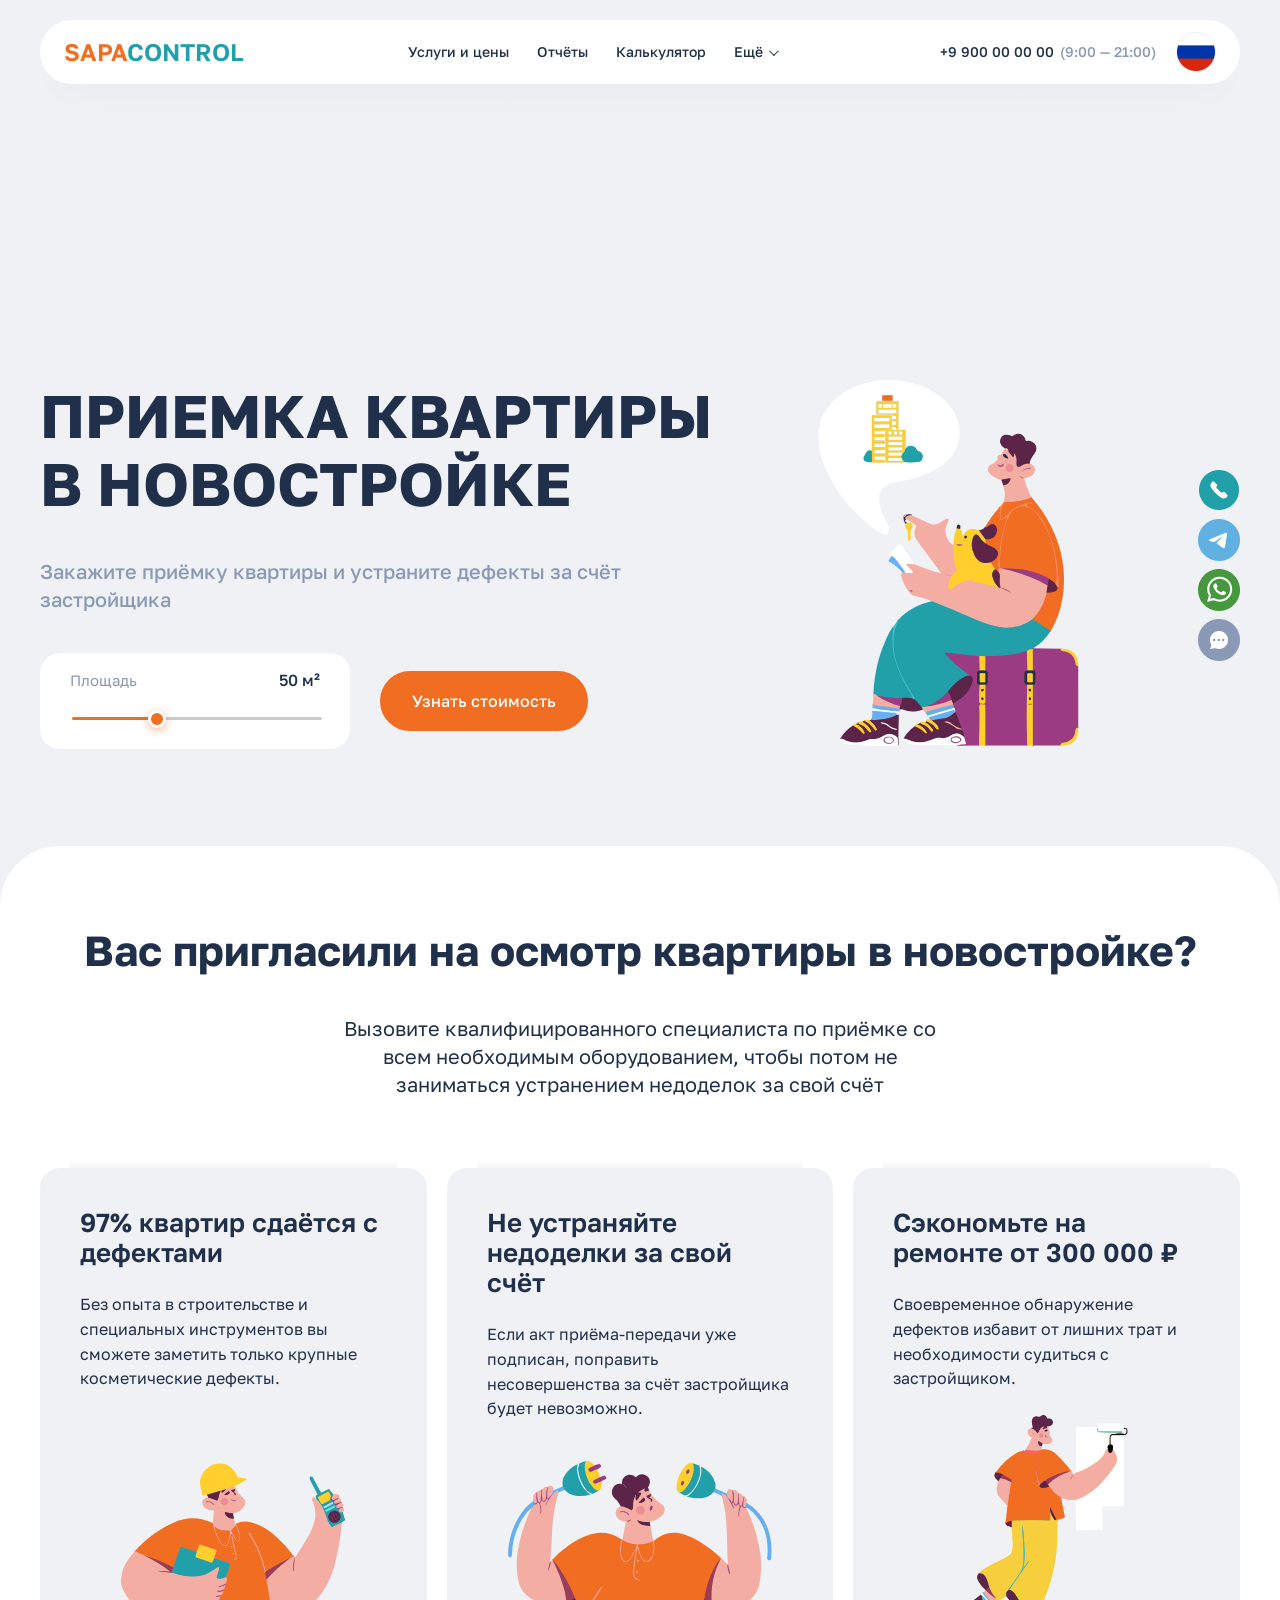
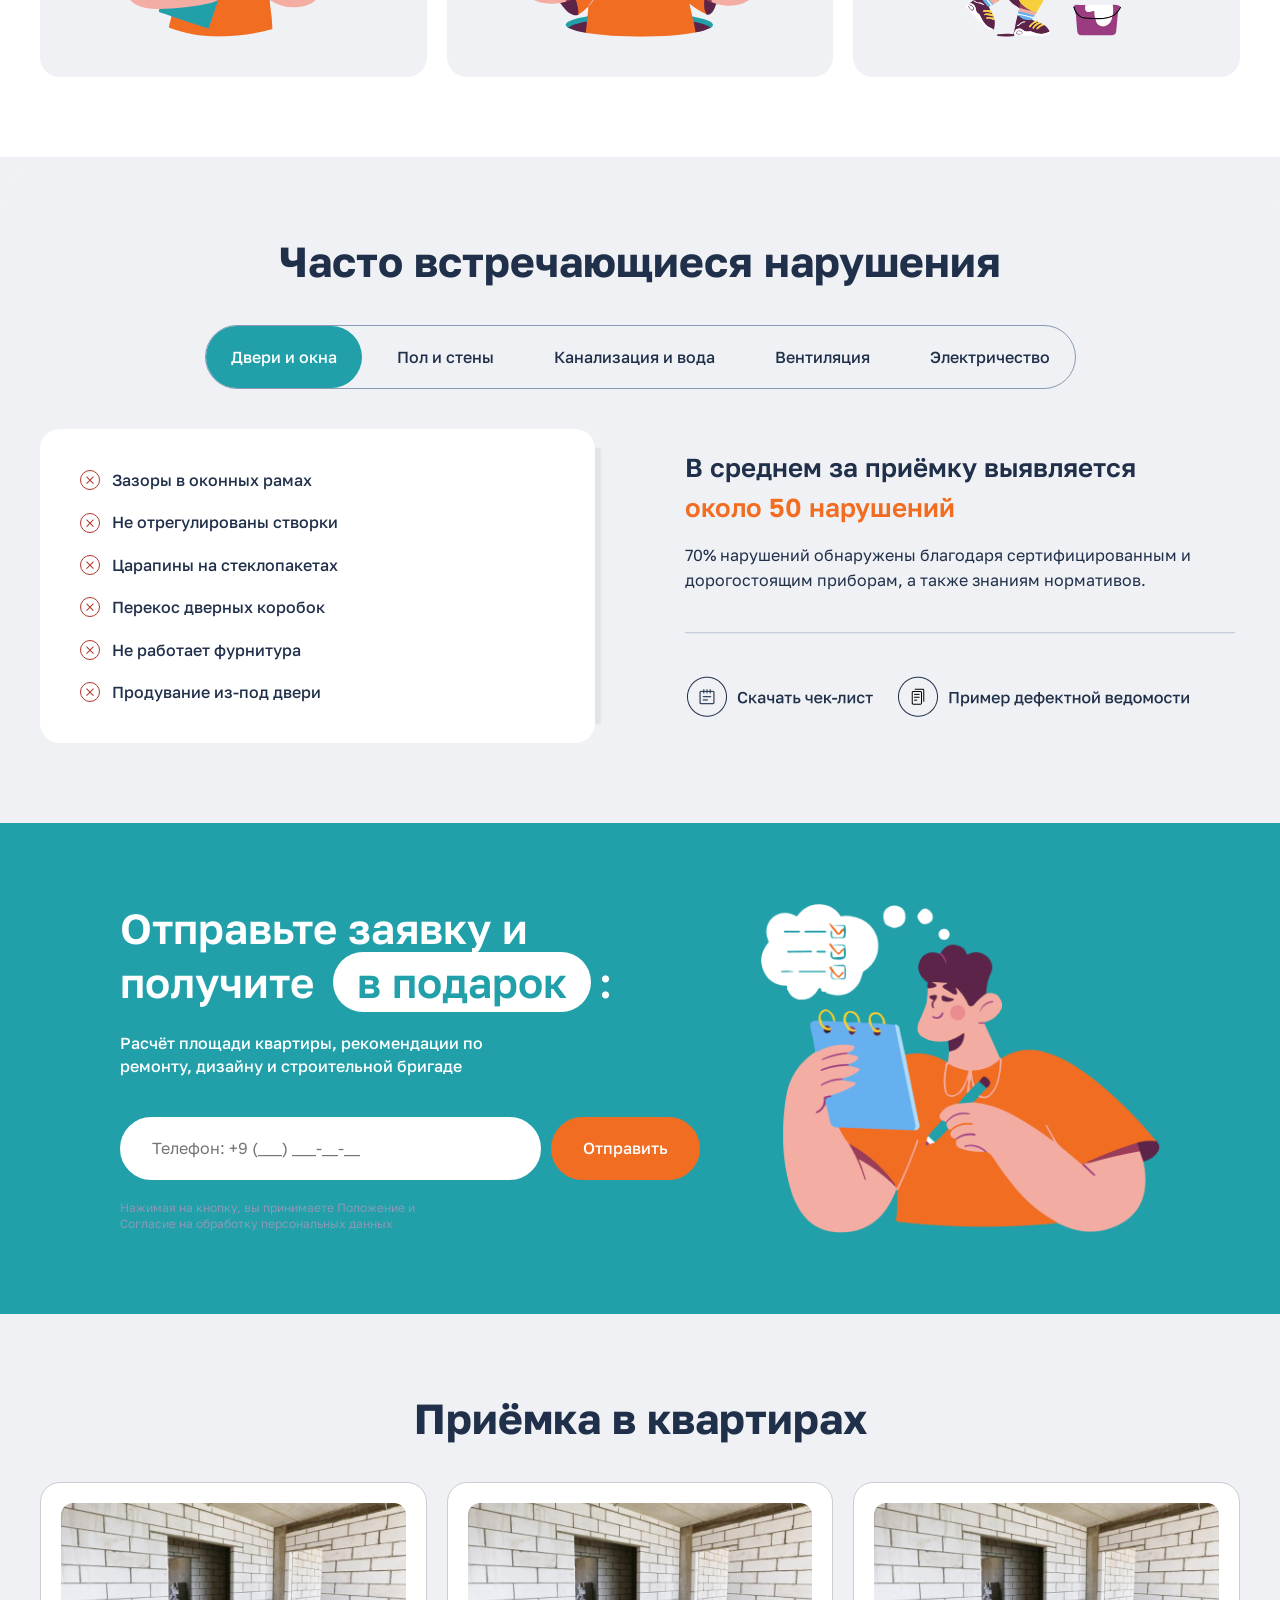
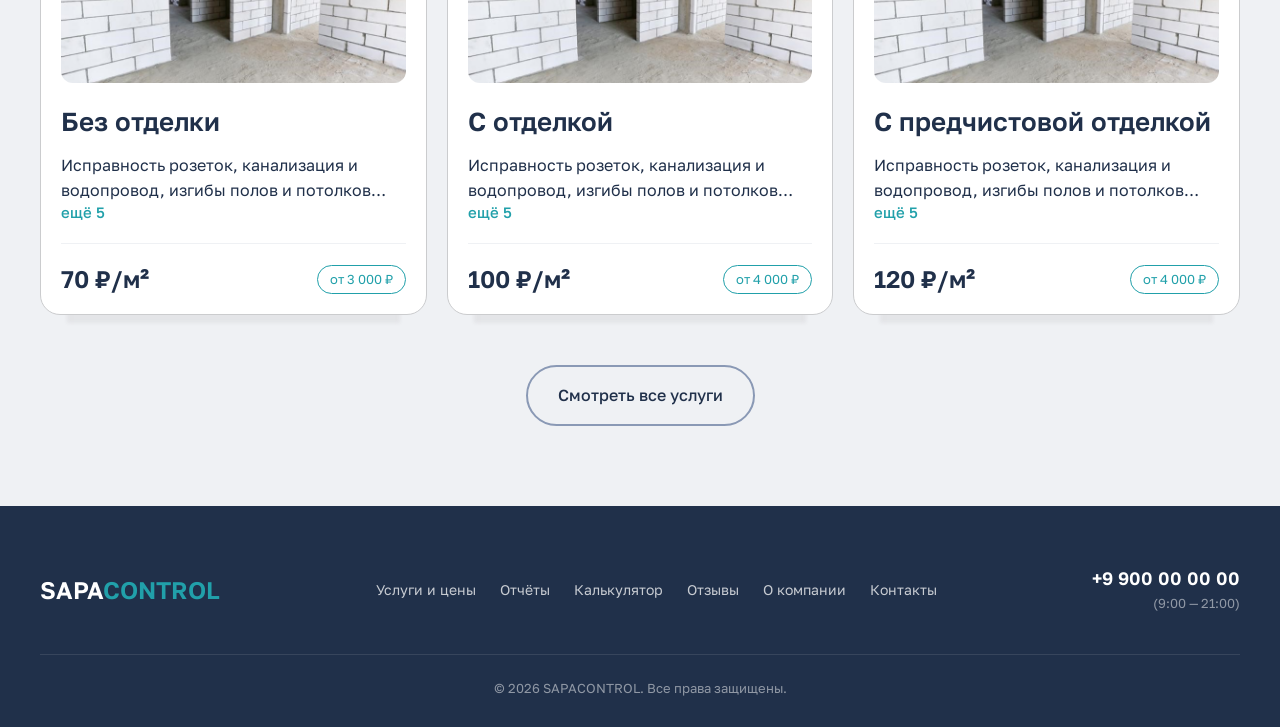
<file: index.html>
<!DOCTYPE html>
<html lang="ru">
<head>
    <meta charset="utf-8">
    <meta name="viewport" content="width=device-width, initial-scale=1">
    <title>SAPACONTROL — приёмка квартир в новостройке</title>
    <meta name="description" content="Профессиональная приёмка квартир в новостройке. Устраняем дефекты за счёт застройщика. 4 800+ приёмок, 10 лет на рынке.">
    <meta property="og:type" content="website">
    <meta property="og:title" content="SAPACONTROL — приёмка квартир в новостройке">
    <meta property="og:description" content="Профессиональная приёмка квартир в новостройке. Устраняем дефекты за счёт застройщика.">
    <meta property="og:image" content="img/og-cover.jpg">
    <meta property="og:locale" content="ru_RU">
    <meta name="theme-color" content="#20304A">
    <link rel="icon" type="image/svg+xml" href="img/favicon.svg">
    <link rel="preconnect" href="https://fonts.googleapis.com">
    <link rel="preconnect" href="https://fonts.gstatic.com" crossorigin>
    <link href="https://fonts.googleapis.com/css2?family=Golos+Text:wght@400;500;600;700&display=swap" rel="stylesheet">
    <link rel="stylesheet" href="css/main.css">
</head>
<body>
    <header class="header">
        <div class="container">
            <div class="header__bar">
                <a href="index.html" class="logo" aria-label="SAPACONTROL — на главную">
                    <span class="logo__name">SAPA<b>CONTROL</b></span>
                </a>

                <nav class="nav" id="nav" aria-label="Основная навигация">
                    <ul class="nav__list">
                        <li class="nav__item"><a href="services.html" class="nav__link">Услуги и цены</a></li>
                        <li class="nav__item"><a href="reports.html" class="nav__link">Отчёты</a></li>
                        <li class="nav__item"><a href="calculator.html" class="nav__link">Калькулятор</a></li>
                        <li class="nav__item nav__item--dropdown">
                            <button class="nav__link" type="button" data-dropdown aria-expanded="false">
                                Ещё <i class="arrow"></i>
                            </button>
                            <div class="dropdown dropdown--narrow">
                                <div class="dropdown__col">
                                    <a href="about.html">О компании</a>
                                    <a href="reviews.html">Отзывы</a>
                                    <a href="contacts.html">Контакты</a>
                                </div>
                            </div>
                        </li>
                    </ul>
                </nav>

                <div class="phone">
                    <a href="tel:+99000000000" class="phone__number">+9 900 00 00 00</a>
                    <span class="phone__time">(9:00 — 21:00)</span>
                    <a href="#" class="phone__flag" aria-label="Сменить язык"><img src="img/flag.png" alt=""></a>
                </div>

                <button class="burger" id="burger" type="button" aria-label="Открыть меню" aria-expanded="false">
                    <span></span><span></span><span></span>
                </button>
            </div>
        </div>
    </header>
    <main>
        <section class="hero">
            <div class="container">
                <div class="hero__inner">
                    <div class="hero__content">
                        <h1 class="hero__title">ПРИЕМКА КВАРТИРЫ В НОВОСТРОЙКЕ</h1>
                        <p class="hero__subtitle">Закажите приёмку квартиры и устраните дефекты за счёт застройщика</p>

                        <div class="hero__calc">
                            <div class="calc-mini">
                                <div class="calc-mini__row">
                                    <span class="calc-mini__label">Площадь</span>
                                    <span class="calc-mini__value"><span data-area-value>50</span> м²</span>
                                </div>
                                <input type="range" min="1" max="150" value="50" class="range" data-area-range aria-label="Площадь квартиры, м²">
                            </div>
                            <a href="calculator.html" class="btn btn--primary">Узнать стоимость</a>
                        </div>
                    </div>

                    <div class="hero__image">
                        <img src="img/offer.svg" alt="Специалист по приёмке квартиры">
                    </div>

                    <ul class="socials socials--vertical" aria-label="Мессенджеры">
                        <li><a href="tel:+99000000000" aria-label="Phone"><img src="img/1.png" alt=""></a></li>
                        <li><a href="https://t.me/sapacontrol" aria-label="Telegram"><img src="img/2.png" alt=""></a></li>
                        <li><a href="https://wa.me/99000000000" aria-label="WhatsApp"><img src="img/3.png" alt=""></a></li>
                        <li><a href="mailto:info@sapacontrol.ru" aria-label="Mail"><img src="img/4.png" alt=""></a></li>
                    </ul>
                </div>
            </div>
        </section>

        <section class="section section--white section--top-rounded">
            <div class="container">
                <h2 class="section__title section__title--center">Вас пригласили на осмотр квартиры в новостройке?</h2>
                <p class="section__subtitle">
                    Вызовите квалифицированного специалиста по приёмке со всем необходимым оборудованием,
                    чтобы потом не заниматься устранением недоделок за свой счёт
                </p>

                <div class="cards">
                    <article class="info-card">
                        <h3>97% квартир сдаётся с дефектами</h3>
                        <p>Без опыта в строительстве и специальных инструментов вы сможете заметить только крупные косметические дефекты.</p>
                        <img src="img/card1.svg" alt="">
                    </article>
                    <article class="info-card">
                        <h3>Не устраняйте недоделки за свой счёт</h3>
                        <p>Если акт приёма-передачи уже подписан, поправить несовершенства за счёт застройщика будет невозможно.</p>
                        <img src="img/card2.svg" alt="">
                    </article>
                    <article class="info-card">
                        <h3>Сэкономьте на ремонте от 300 000 ₽</h3>
                        <p>Своевременное обнаружение дефектов избавит от лишних трат и необходимости судиться с застройщиком.</p>
                        <img src="img/card3.svg" alt="">
                    </article>
                </div>
            </div>
        </section>

        <section class="section section--light section--top-rounded">
            <div class="container">
                <h2 class="section__title section__title--center">Часто встречающиеся нарушения</h2>

                <div class="tabs" data-tabs>
                    <div class="tabs__nav" role="tablist">
                        <button class="tabs__btn is-active" data-tab="doors" role="tab">Двери и окна</button>
                        <button class="tabs__btn" data-tab="walls" role="tab">Пол и стены</button>
                        <button class="tabs__btn" data-tab="water" role="tab">Канализация и вода</button>
                        <button class="tabs__btn" data-tab="vent" role="tab">Вентиляция</button>
                        <button class="tabs__btn" data-tab="electro" role="tab">Электричество</button>
                    </div>

                    <div class="tabs__body">
                        <div class="tabs__panels">
                            <div class="defects is-active" data-tab-panel="doors">
                                <div class="defect"><img src="img/no.svg" alt=""><p>Зазоры в оконных рамах</p></div>
                                <div class="defect"><img src="img/no.svg" alt=""><p>Не отрегулированы створки</p></div>
                                <div class="defect"><img src="img/no.svg" alt=""><p>Царапины на стеклопакетах</p></div>
                                <div class="defect"><img src="img/no.svg" alt=""><p>Перекос дверных коробок</p></div>
                                <div class="defect"><img src="img/no.svg" alt=""><p>Не работает фурнитура</p></div>
                                <div class="defect"><img src="img/no.svg" alt=""><p>Продувание из-под двери</p></div>
                            </div>

                            <div class="defects" data-tab-panel="walls">
                                <div class="defect"><img src="img/no.svg" alt=""><p>Отклонение по вертикали стены</p></div>
                                <div class="defect"><img src="img/no.svg" alt=""><p>Не заделаны штробы</p></div>
                                <div class="defect"><img src="img/no.svg" alt=""><p>Разнотон обоев</p></div>
                                <div class="defect"><img src="img/no.svg" alt=""><p>Перепад уровня пола</p></div>
                                <div class="defect"><img src="img/no.svg" alt=""><p>Трещины по штукатурке</p></div>
                                <div class="defect"><img src="img/no.svg" alt=""><p>Плесень в местах стыков</p></div>
                            </div>

                            <div class="defects" data-tab-panel="water">
                                <div class="defect"><img src="img/no.svg" alt=""><p>Протечки в местах соединений</p></div>
                                <div class="defect"><img src="img/no.svg" alt=""><p>Отсутствие гидрозатвора</p></div>
                                <div class="defect"><img src="img/no.svg" alt=""><p>Неверный уклон труб</p></div>
                                <div class="defect"><img src="img/no.svg" alt=""><p>Нет ревизионных люков</p></div>
                                <div class="defect"><img src="img/no.svg" alt=""><p>Конденсат на трубах</p></div>
                                <div class="defect"><img src="img/no.svg" alt=""><p>Слабый напор воды</p></div>
                            </div>

                            <div class="defects" data-tab-panel="vent">
                                <div class="defect"><img src="img/no.svg" alt=""><p>Отсутствие тяги</p></div>
                                <div class="defect"><img src="img/no.svg" alt=""><p>Обратная тяга</p></div>
                                <div class="defect"><img src="img/no.svg" alt=""><p>Засорение вентканалов</p></div>
                                <div class="defect"><img src="img/no.svg" alt=""><p>Нет вентиляционных решёток</p></div>
                                <div class="defect"><img src="img/no.svg" alt=""><p>Низкая скорость воздухообмена</p></div>
                                <div class="defect"><img src="img/no.svg" alt=""><p>Шум в вентканале</p></div>
                            </div>

                            <div class="defects" data-tab-panel="electro">
                                <div class="defect"><img src="img/no.svg" alt=""><p>Отсутствие заземления</p></div>
                                <div class="defect"><img src="img/no.svg" alt=""><p>Неверное подключение розеток</p></div>
                                <div class="defect"><img src="img/no.svg" alt=""><p>Отсутствие УЗО</p></div>
                                <div class="defect"><img src="img/no.svg" alt=""><p>Неправильная маркировка</p></div>
                                <div class="defect"><img src="img/no.svg" alt=""><p>Недостаточное сечение кабеля</p></div>
                                <div class="defect"><img src="img/no.svg" alt=""><p>Не работает освещение</p></div>
                            </div>
                        </div>

                        <aside class="tabs__aside">
                            <h3>В среднем за приёмку выявляется</h3>
                            <h3 class="text-orange">около 50 нарушений</h3>
                            <p>70% нарушений обнаружены благодаря сертифицированным и дорогостоящим приборам, а также знаниям нормативов.</p>
                            <img src="img/pol.svg" alt="" class="tabs__img">
                            <div class="btn-row">
                                <a href="#" class="btn btn--ghost" aria-label="App Store"><img src="img/btn1.png" alt="App Store"></a>
                                <a href="#" class="btn btn--ghost" aria-label="Google Play"><img src="img/btn2.png" alt="Google Play"></a>
                            </div>
                        </aside>
                    </div>
                </div>
            </div>
        </section>

        <section class="cta section_inner">
            <div class="container">
                <div class="cta__inner">
                    <div class="cta__content">
                        <h3>Отправьте заявку и получите <span class="pill">в подарок</span>:</h3>
                        <p>Расчёт площади квартиры, рекомендации по ремонту, дизайну и строительной бригаде</p>

                        <form class="form" data-form novalidate>
                            <div class="form__row">
                                <input class="form__input" type="tel" name="phone" placeholder="Телефон: +9 (___) ___-__-__" required>
                                <button class="btn btn--primary" type="submit">Отправить</button>
                            </div>
                            <p class="form__note">Нажимая на кнопку, вы принимаете Положение и Согласие на обработку персональных данных</p>
                            <p class="form__success" hidden>Спасибо! Мы свяжемся с вами в течение 15 минут.</p>
                        </form>
                    </div>
                    <div class="cta__image"><img src="img/form.png" alt=""></div>
                </div>
            </div>
        </section>

        <section class="section section--bottom-rounded">
            <div class="container">
                <h2 class="section__title--center">Приёмка в квартирах</h2>

                <div class="service-grid">
                    <article class="service-card">
                        <img src="img/ser1.png" alt="">
                        <h3>Без отделки</h3>
                        <p>Исправность розеток, канализация и водопровод, изгибы полов и потолков…</p>
                        <a href="services.html#bez-otdelki" class="service-card__more">ещё 5</a>
                        <div class="service-card__price">
                            <h4>70 ₽/м²</h4>
                            <span>от 3 000 ₽</span>
                        </div>
                    </article>

                    <article class="service-card">
                        <img src="img/ser1.png" alt="">
                        <h3>С отделкой</h3>
                        <p>Исправность розеток, канализация и водопровод, изгибы полов и потолков…</p>
                        <a href="services.html#s-otdelkoy" class="service-card__more">ещё 5</a>
                        <div class="service-card__price">
                            <h4>100 ₽/м²</h4>
                            <span>от 4 000 ₽</span>
                        </div>
                    </article>

                    <article class="service-card">
                        <img src="img/ser1.png" alt="">
                        <h3>С предчистовой отделкой</h3>
                        <p>Исправность розеток, канализация и водопровод, изгибы полов и потолков…</p>
                        <a href="services.html#predchistovaya" class="service-card__more">ещё 5</a>
                        <div class="service-card__price">
                            <h4>120 ₽/м²</h4>
                            <span>от 4 000 ₽</span>
                        </div>
                    </article>
                </div>

                <div class="section__actions">
                    <a href="services.html" class="btn btn--outline">Смотреть все услуги</a>
                </div>
            </div>
        </section>
    </main>

    <footer class="footer">
        <div class="container">
            <div class="footer__top">
                <a href="index.html" class="logo logo--footer" aria-label="SAPACONTROL">
                    <span class="logo__name">SAPA<b>CONTROL</b></span>
                </a>
                <nav class="footer__nav" aria-label="Меню подвала">
                    <a href="services.html">Услуги и цены</a>
                    <a href="reports.html">Отчёты</a>
                    <a href="calculator.html">Калькулятор</a>
                    <a href="reviews.html">Отзывы</a>
                    <a href="about.html">О компании</a>
                    <a href="contacts.html">Контакты</a>
                </nav>
                <div class="footer__contacts">
                    <a href="tel:+99000000000" class="footer__phone">+9 900 00 00 00</a>
                    <span class="footer__time">(9:00 — 21:00)</span>
                </div>
            </div>
            <div class="footer__bottom">
                <p>© 2026 SAPACONTROL. Все права защищены.</p>
            </div>
        </div>
    </footer>
    <script src="js/main.js"></script>
</body>
</html>
</file>
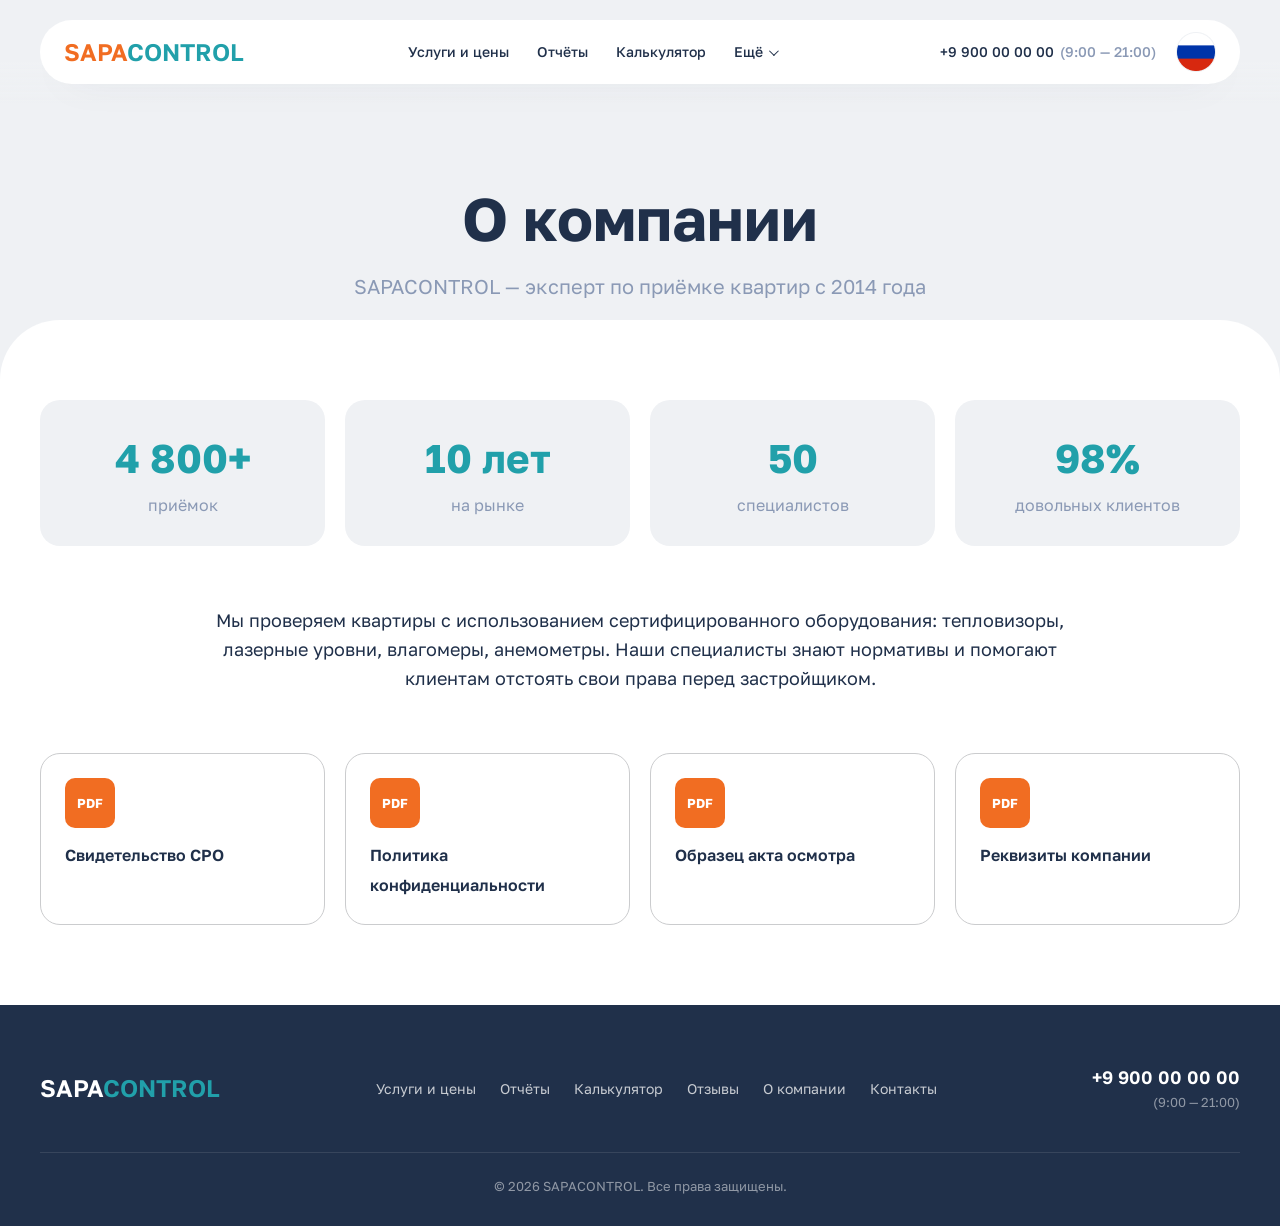
<file: about.html>
<!DOCTYPE html>
<html lang="ru">
<head>
    <meta charset="utf-8">
    <meta name="viewport" content="width=device-width, initial-scale=1">
    <title>О компании — SAPACONTROL</title>
    <meta name="description" content="SAPACONTROL — эксперт по приёмке квартир с 2014 года. 4 800+ приёмок, 50 специалистов, 98% довольных клиентов.">
    <meta property="og:type" content="website">
    <meta property="og:title" content="О компании — SAPACONTROL">
    <meta property="og:description" content="SAPACONTROL — эксперт по приёмке квартир с 2014 года.">
    <meta property="og:image" content="img/og-cover.jpg">
    <meta property="og:locale" content="ru_RU">
    <meta name="theme-color" content="#20304A">
    <link rel="icon" type="image/svg+xml" href="img/favicon.svg">
    <link rel="preconnect" href="https://fonts.googleapis.com">
    <link rel="preconnect" href="https://fonts.gstatic.com" crossorigin>
    <link href="https://fonts.googleapis.com/css2?family=Golos+Text:wght@400;500;600;700&display=swap" rel="stylesheet">
    <link rel="stylesheet" href="css/main.css">
</head>
<body>
    <header class="header">
        <div class="container">
            <div class="header__bar">
                <a href="index.html" class="logo" aria-label="SAPACONTROL — на главную">
                    <span class="logo__name">SAPA<b>CONTROL</b></span>
                </a>

                <nav class="nav" id="nav" aria-label="Основная навигация">
                    <ul class="nav__list">
                        <li class="nav__item"><a href="services.html" class="nav__link">Услуги и цены</a></li>
                        <li class="nav__item"><a href="reports.html" class="nav__link">Отчёты</a></li>
                        <li class="nav__item"><a href="calculator.html" class="nav__link">Калькулятор</a></li>
                        <li class="nav__item nav__item--dropdown">
                            <button class="nav__link" type="button" data-dropdown aria-expanded="false">
                                Ещё <i class="arrow"></i>
                            </button>
                            <div class="dropdown dropdown--narrow">
                                <div class="dropdown__col">
                                    <a href="about.html">О компании</a>
                                    <a href="reviews.html">Отзывы</a>
                                    <a href="contacts.html">Контакты</a>
                                </div>
                            </div>
                        </li>
                    </ul>
                </nav>

                <div class="phone">
                    <a href="tel:+99000000000" class="phone__number">+9 900 00 00 00</a>
                    <span class="phone__time">(9:00 — 21:00)</span>
                    <a href="#" class="phone__flag" aria-label="Сменить язык"><img src="img/flag.png" alt=""></a>
                </div>

                <button class="burger" id="burger" type="button" aria-label="Открыть меню" aria-expanded="false">
                    <span></span><span></span><span></span>
                </button>
            </div>
        </div>
    </header>
    <main>
        <section class="page-hero">
            <div class="container">
                <h1 class="page-hero__title">О компании</h1>
                <p class="page-hero__subtitle">SAPACONTROL — эксперт по приёмке квартир с 2014 года</p>
            </div>
        </section>
        <section class="section section--white section--top-rounded">
            <div class="container">
                <div class="stats">
                    <div class="stat"><b data-counter="4800" data-suffix="+">0</b><span>приёмок</span></div>
                    <div class="stat"><b data-counter="10" data-suffix=" лет">0</b><span>на рынке</span></div>
                    <div class="stat"><b data-counter="50">0</b><span>специалистов</span></div>
                    <div class="stat"><b data-counter="98" data-suffix="%">0</b><span>довольных клиентов</span></div>
                </div>
                <p class="about-text">Мы проверяем квартиры с использованием сертифицированного оборудования: тепловизоры, лазерные уровни, влагомеры, анемометры. Наши специалисты знают нормативы и помогают клиентам отстоять свои права перед застройщиком.</p>
                <div class="docs-grid">
                    <a href="#" class="doc-card"><span>PDF</span><h3>Свидетельство СРО</h3></a>
                    <a href="#" class="doc-card"><span>PDF</span><h3>Политика конфиденциальности</h3></a>
                    <a href="#" class="doc-card"><span>PDF</span><h3>Образец акта осмотра</h3></a>
                    <a href="#" class="doc-card"><span>PDF</span><h3>Реквизиты компании</h3></a>
                </div>
            </div>
        </section>
    </main>
    <footer class="footer">
        <div class="container">
            <div class="footer__top">
                <a href="index.html" class="logo logo--footer" aria-label="SAPACONTROL">
                    <span class="logo__name">SAPA<b>CONTROL</b></span>
                </a>
                <nav class="footer__nav" aria-label="Меню подвала">
                    <a href="services.html">Услуги и цены</a>
                    <a href="reports.html">Отчёты</a>
                    <a href="calculator.html">Калькулятор</a>
                    <a href="reviews.html">Отзывы</a>
                    <a href="about.html">О компании</a>
                    <a href="contacts.html">Контакты</a>
                </nav>
                <div class="footer__contacts">
                    <a href="tel:+99000000000" class="footer__phone">+9 900 00 00 00</a>
                    <span class="footer__time">(9:00 — 21:00)</span>
                </div>
            </div>
            <div class="footer__bottom">
                <p>© 2026 SAPACONTROL. Все права защищены.</p>
            </div>
        </div>
    </footer>
    <script src="js/main.js"></script>
</body>
</html>
</file>
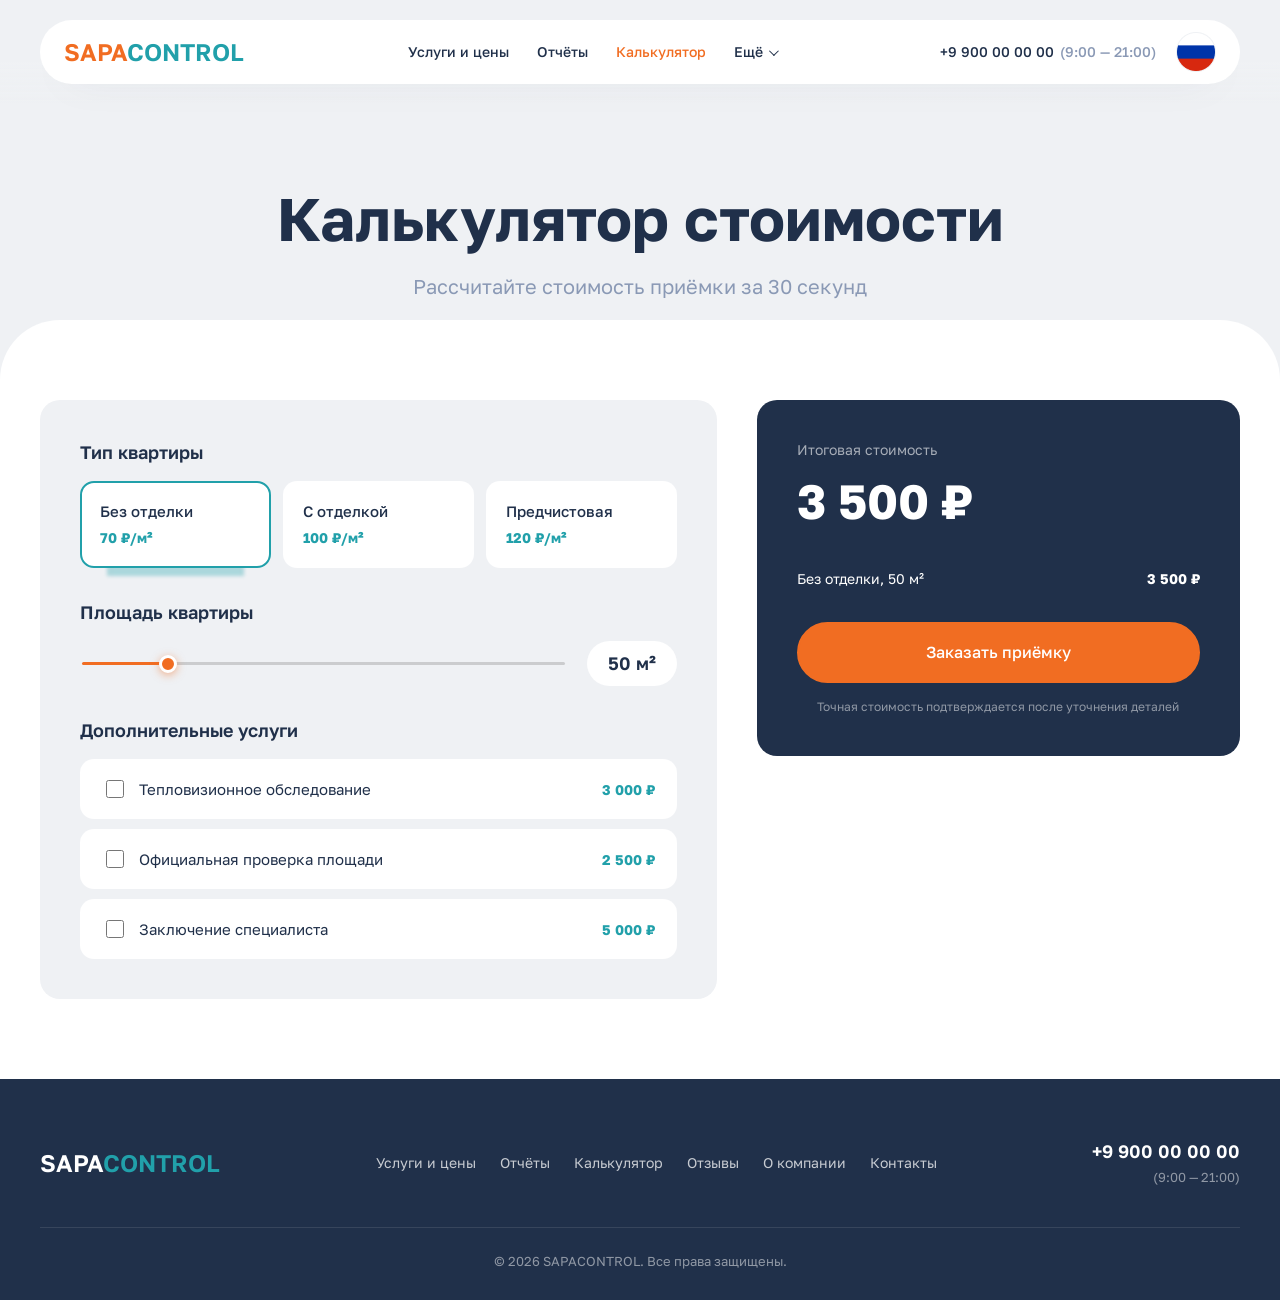
<file: calculator.html>
<!DOCTYPE html>
<html lang="ru">
<head>
    <meta charset="utf-8">
    <meta name="viewport" content="width=device-width, initial-scale=1">
    <title>Калькулятор стоимости — SAPACONTROL</title>
    <meta name="description" content="Рассчитайте стоимость приёмки квартиры за 30 секунд. Цены от 70 ₽/м², доп. услуги — тепловизор, проверка площади, заключение специалиста.">
    <meta property="og:type" content="website">
    <meta property="og:title" content="Калькулятор стоимости — SAPACONTROL">
    <meta property="og:description" content="Рассчитайте стоимость приёмки квартиры за 30 секунд.">
    <meta property="og:image" content="img/og-cover.jpg">
    <meta property="og:locale" content="ru_RU">
    <meta name="theme-color" content="#20304A">
    <link rel="icon" type="image/svg+xml" href="img/favicon.svg">
    <link rel="preconnect" href="https://fonts.googleapis.com">
    <link rel="preconnect" href="https://fonts.gstatic.com" crossorigin>
    <link href="https://fonts.googleapis.com/css2?family=Golos+Text:wght@400;500;600;700&display=swap" rel="stylesheet">
    <link rel="stylesheet" href="css/main.css">
</head>
<body>
    <header class="header">
        <div class="container">
            <div class="header__bar">
                <a href="index.html" class="logo" aria-label="SAPACONTROL — на главную">
                    <span class="logo__name">SAPA<b>CONTROL</b></span>
                </a>

                <nav class="nav" id="nav" aria-label="Основная навигация">
                    <ul class="nav__list">
                        <li class="nav__item"><a href="services.html" class="nav__link">Услуги и цены</a></li>
                        <li class="nav__item"><a href="reports.html" class="nav__link">Отчёты</a></li>
                        <li class="nav__item"><a href="calculator.html" class="nav__link">Калькулятор</a></li>
                        <li class="nav__item nav__item--dropdown">
                            <button class="nav__link" type="button" data-dropdown aria-expanded="false">
                                Ещё <i class="arrow"></i>
                            </button>
                            <div class="dropdown dropdown--narrow">
                                <div class="dropdown__col">
                                    <a href="about.html">О компании</a>
                                    <a href="reviews.html">Отзывы</a>
                                    <a href="contacts.html">Контакты</a>
                                </div>
                            </div>
                        </li>
                    </ul>
                </nav>

                <div class="phone">
                    <a href="tel:+99000000000" class="phone__number">+9 900 00 00 00</a>
                    <span class="phone__time">(9:00 — 21:00)</span>
                    <a href="#" class="phone__flag" aria-label="Сменить язык"><img src="img/flag.png" alt=""></a>
                </div>

                <button class="burger" id="burger" type="button" aria-label="Открыть меню" aria-expanded="false">
                    <span></span><span></span><span></span>
                </button>
            </div>
        </div>
    </header>

    <main>
        <section class="page-hero">
            <div class="container">
                <h1 class="page-hero__title">Калькулятор стоимости</h1>
                <p class="page-hero__subtitle">Рассчитайте стоимость приёмки за 30 секунд</p>
            </div>
        </section>

        <section class="section section--white section--top-rounded">
            <div class="container">
                <div class="calculator" id="calculator">
                    <form class="calculator__form" data-calculator-form>
                        <fieldset class="calc-field">
                            <legend>Тип квартиры</legend>
                            <div class="calc-options" data-type>
                                <label class="calc-option">
                                    <input type="radio" name="type" value="bez-otdelki" checked>
                                    <span>Без отделки</span>
                                    <b>70 ₽/м²</b>
                                </label>
                                <label class="calc-option">
                                    <input type="radio" name="type" value="s-otdelkoy">
                                    <span>С отделкой</span>
                                    <b>100 ₽/м²</b>
                                </label>
                                <label class="calc-option">
                                    <input type="radio" name="type" value="predchistovaya">
                                    <span>Предчистовая</span>
                                    <b>120 ₽/м²</b>
                                </label>
                            </div>
                        </fieldset>

                        <fieldset class="calc-field">
                            <legend>Площадь квартиры</legend>
                            <div class="calc-area">
                                <input type="range" min="20" max="200" value="50" class="range" data-area-range aria-label="Площадь квартиры, м²">
                                <div class="calc-area__value"><span data-area-value>50</span> м²</div>
                            </div>
                        </fieldset>

                        <fieldset class="calc-field">
                            <legend>Дополнительные услуги</legend>
                            <label class="calc-check">
                                <input type="checkbox" name="extra" value="teplo">
                                <span>Тепловизионное обследование</span>
                                <b>3 000 ₽</b>
                            </label>
                            <label class="calc-check">
                                <input type="checkbox" name="extra" value="ploshchad">
                                <span>Официальная проверка площади</span>
                                <b>2 500 ₽</b>
                            </label>
                            <label class="calc-check">
                                <input type="checkbox" name="extra" value="zakluchenie">
                                <span>Заключение специалиста</span>
                                <b>5 000 ₽</b>
                            </label>
                        </fieldset>
                    </form>

                    <aside class="calculator__result">
                        <p class="calculator__result-label">Итоговая стоимость</p>
                        <p class="calculator__result-price" data-total>3 500 ₽</p>
                        <ul class="calculator__result-list" data-breakdown></ul>
                        <a href="#" class="btn btn--primary btn--full" data-open-modal>Заказать приёмку</a>
                        <p class="calculator__result-note">Точная стоимость подтверждается после уточнения деталей</p>
                    </aside>
                </div>
            </div>
        </section>
    </main>

    <div class="modal" id="orderModal" hidden>
        <div class="modal__backdrop" data-close-modal></div>
        <div class="modal__window">
            <button class="modal__close" data-close-modal aria-label="Закрыть">×</button>
            <h3>Оформление заявки</h3>
            <p>Оставьте номер — перезвоним и уточним детали</p>
            <form class="form" data-form novalidate>
                <div class="form__row form__row--column">
                    <input class="form__input" type="text" name="name" placeholder="Ваше имя">
                    <input class="form__input" type="tel" name="phone" placeholder="Телефон" required>
                    <button class="btn btn--primary btn--full" type="submit">Отправить</button>
                </div>
                <p class="form__note">Нажимая на кнопку, вы принимаете условия обработки персональных данных</p>
                <p class="form__success" hidden>Заявка отправлена! Мы скоро свяжемся.</p>
            </form>
        </div>
    </div>

    <footer class="footer">
        <div class="container">
            <div class="footer__top">
                <a href="index.html" class="logo logo--footer" aria-label="SAPACONTROL">
                    <span class="logo__name">SAPA<b>CONTROL</b></span>
                </a>
                <nav class="footer__nav" aria-label="Меню подвала">
                    <a href="services.html">Услуги и цены</a>
                    <a href="reports.html">Отчёты</a>
                    <a href="calculator.html">Калькулятор</a>
                    <a href="reviews.html">Отзывы</a>
                    <a href="about.html">О компании</a>
                    <a href="contacts.html">Контакты</a>
                </nav>
                <div class="footer__contacts">
                    <a href="tel:+99000000000" class="footer__phone">+9 900 00 00 00</a>
                    <span class="footer__time">(9:00 — 21:00)</span>
                </div>
            </div>
            <div class="footer__bottom">
                <p>© 2026 SAPACONTROL. Все права защищены.</p>
            </div>
        </div>
    </footer>
    <script src="js/main.js"></script>
</body>
</html>
</file>
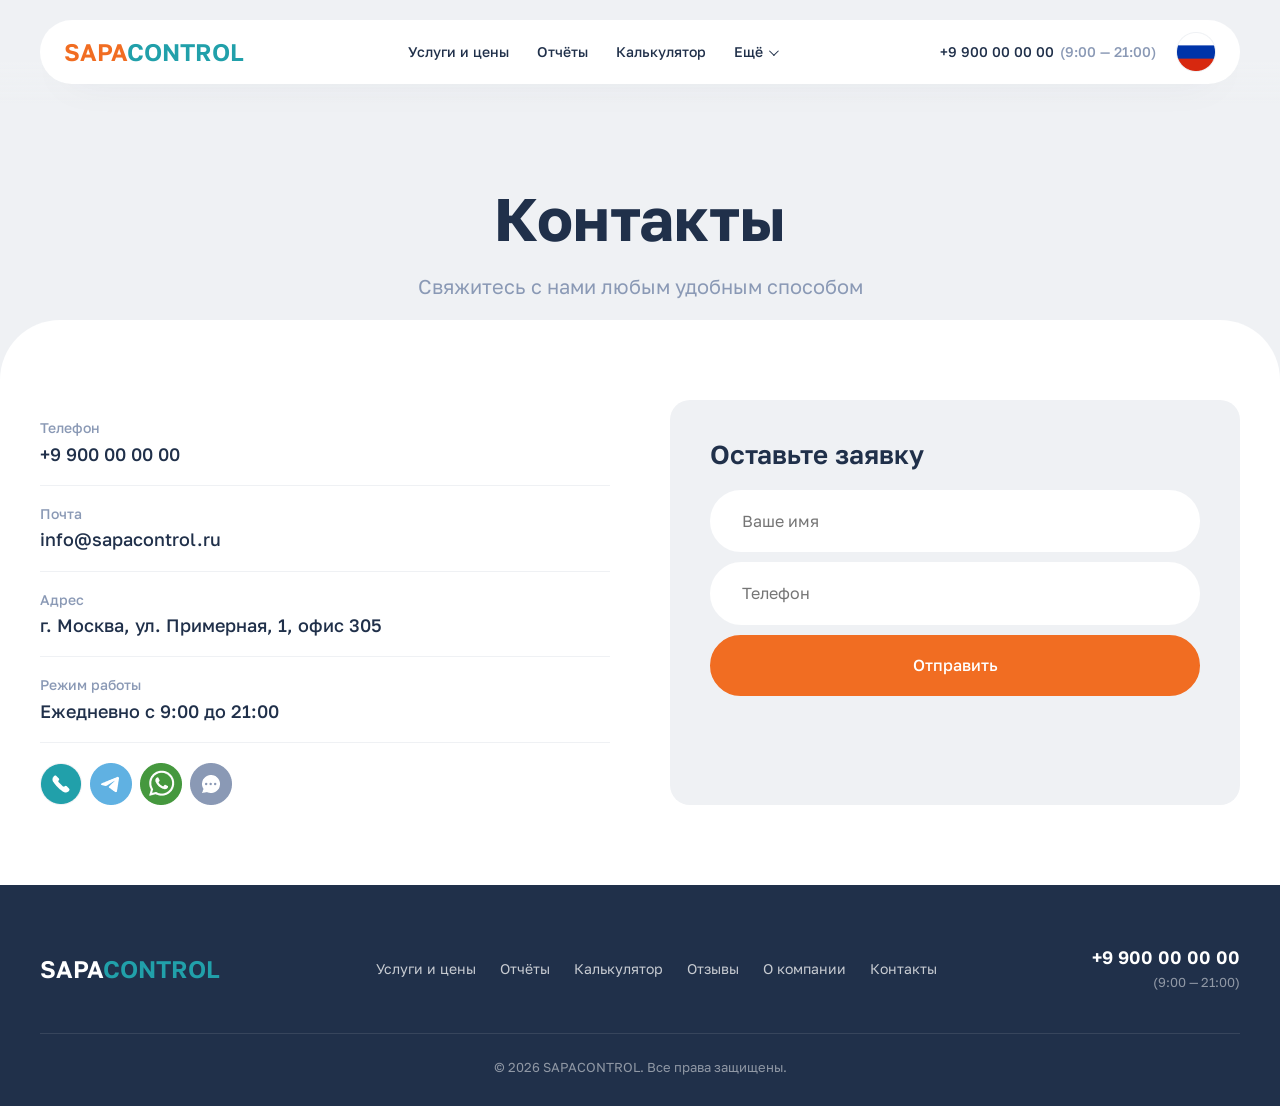
<file: contacts.html>
<!DOCTYPE html>
<html lang="ru">
<head>
    <meta charset="utf-8">
    <meta name="viewport" content="width=device-width, initial-scale=1">
    <title>Контакты — SAPACONTROL</title>
    <meta name="description" content="Свяжитесь с SAPACONTROL: телефон +9 900 00 00 00, почта info@sapacontrol.ru. Офис в Москве, работаем ежедневно с 9:00 до 21:00.">
    <meta property="og:type" content="website">
    <meta property="og:title" content="Контакты — SAPACONTROL">
    <meta property="og:description" content="Телефон, почта, адрес и мессенджеры SAPACONTROL.">
    <meta property="og:image" content="img/og-cover.jpg">
    <meta property="og:locale" content="ru_RU">
    <meta name="theme-color" content="#20304A">
    <link rel="icon" type="image/svg+xml" href="img/favicon.svg">
    <link rel="preconnect" href="https://fonts.googleapis.com">
    <link rel="preconnect" href="https://fonts.gstatic.com" crossorigin>
    <link href="https://fonts.googleapis.com/css2?family=Golos+Text:wght@400;500;600;700&display=swap" rel="stylesheet">
    <link rel="stylesheet" href="css/main.css">
</head>
<body>
    <header class="header">
        <div class="container">
            <div class="header__bar">
                <a href="index.html" class="logo" aria-label="SAPACONTROL — на главную">
                    <span class="logo__name">SAPA<b>CONTROL</b></span>
                </a>

                <nav class="nav" id="nav" aria-label="Основная навигация">
                    <ul class="nav__list">
                        <li class="nav__item"><a href="services.html" class="nav__link">Услуги и цены</a></li>
                        <li class="nav__item"><a href="reports.html" class="nav__link">Отчёты</a></li>
                        <li class="nav__item"><a href="calculator.html" class="nav__link">Калькулятор</a></li>
                        <li class="nav__item nav__item--dropdown">
                            <button class="nav__link" type="button" data-dropdown aria-expanded="false">
                                Ещё <i class="arrow"></i>
                            </button>
                            <div class="dropdown dropdown--narrow">
                                <div class="dropdown__col">
                                    <a href="about.html">О компании</a>
                                    <a href="reviews.html">Отзывы</a>
                                    <a href="contacts.html">Контакты</a>
                                </div>
                            </div>
                        </li>
                    </ul>
                </nav>

                <div class="phone">
                    <a href="tel:+99000000000" class="phone__number">+9 900 00 00 00</a>
                    <span class="phone__time">(9:00 — 21:00)</span>
                    <a href="#" class="phone__flag" aria-label="Сменить язык"><img src="img/flag.png" alt=""></a>
                </div>

                <button class="burger" id="burger" type="button" aria-label="Открыть меню" aria-expanded="false">
                    <span></span><span></span><span></span>
                </button>
            </div>
        </div>
    </header>
    <main>
        <section class="page-hero">
            <div class="container">
                <h1 class="page-hero__title">Контакты</h1>
                <p class="page-hero__subtitle">Свяжитесь с нами любым удобным способом</p>
            </div>
        </section>
        <section class="section section--white section--top-rounded">
            <div class="container">
                <div class="contacts">
                    <div class="contacts__info">
                        <div class="contact-row"><b>Телефон</b><a href="tel:+99000000000">+9 900 00 00 00</a></div>
                        <div class="contact-row"><b>Почта</b><a href="mailto:info@sapacontrol.ru">info@sapacontrol.ru</a></div>
                        <div class="contact-row"><b>Адрес</b><span>г. Москва, ул. Примерная, 1, офис 305</span></div>
                        <div class="contact-row"><b>Режим работы</b><span>Ежедневно с 9:00 до 21:00</span></div>
                        <ul class="socials socials--row">
                            <li><a href="#"><img src="img/1.png" alt="Telegram"></a></li>
                            <li><a href="#"><img src="img/2.png" alt="WhatsApp"></a></li>
                            <li><a href="#"><img src="img/3.png" alt="Viber"></a></li>
                            <li><a href="#"><img src="img/4.png" alt="Max"></a></li>
                        </ul>
                    </div>
                    <form class="form form--dark" data-form novalidate>
                        <h3>Оставьте заявку</h3>
                        <div class="form__row form__row--column">
                            <input class="form__input" type="text" name="name" placeholder="Ваше имя">
                            <input class="form__input" type="tel" name="phone" placeholder="Телефон" required>
                            <button class="btn btn--primary btn--full" type="submit">Отправить</button>
                        </div>
                        <p class="form__success" hidden>Заявка отправлена!</p>
                    </form>
                </div>
            </div>
        </section>
    </main>
    <footer class="footer">
        <div class="container">
            <div class="footer__top">
                <a href="index.html" class="logo logo--footer" aria-label="SAPACONTROL">
                    <span class="logo__name">SAPA<b>CONTROL</b></span>
                </a>
                <nav class="footer__nav" aria-label="Меню подвала">
                    <a href="services.html">Услуги и цены</a>
                    <a href="reports.html">Отчёты</a>
                    <a href="calculator.html">Калькулятор</a>
                    <a href="reviews.html">Отзывы</a>
                    <a href="about.html">О компании</a>
                    <a href="contacts.html">Контакты</a>
                </nav>
                <div class="footer__contacts">
                    <a href="tel:+99000000000" class="footer__phone">+9 900 00 00 00</a>
                    <span class="footer__time">(9:00 — 21:00)</span>
                </div>
            </div>
            <div class="footer__bottom">
                <p>© 2026 SAPACONTROL. Все права защищены.</p>
            </div>
        </div>
    </footer>
    <script src="js/main.js"></script>
</body>
</html>
</file>
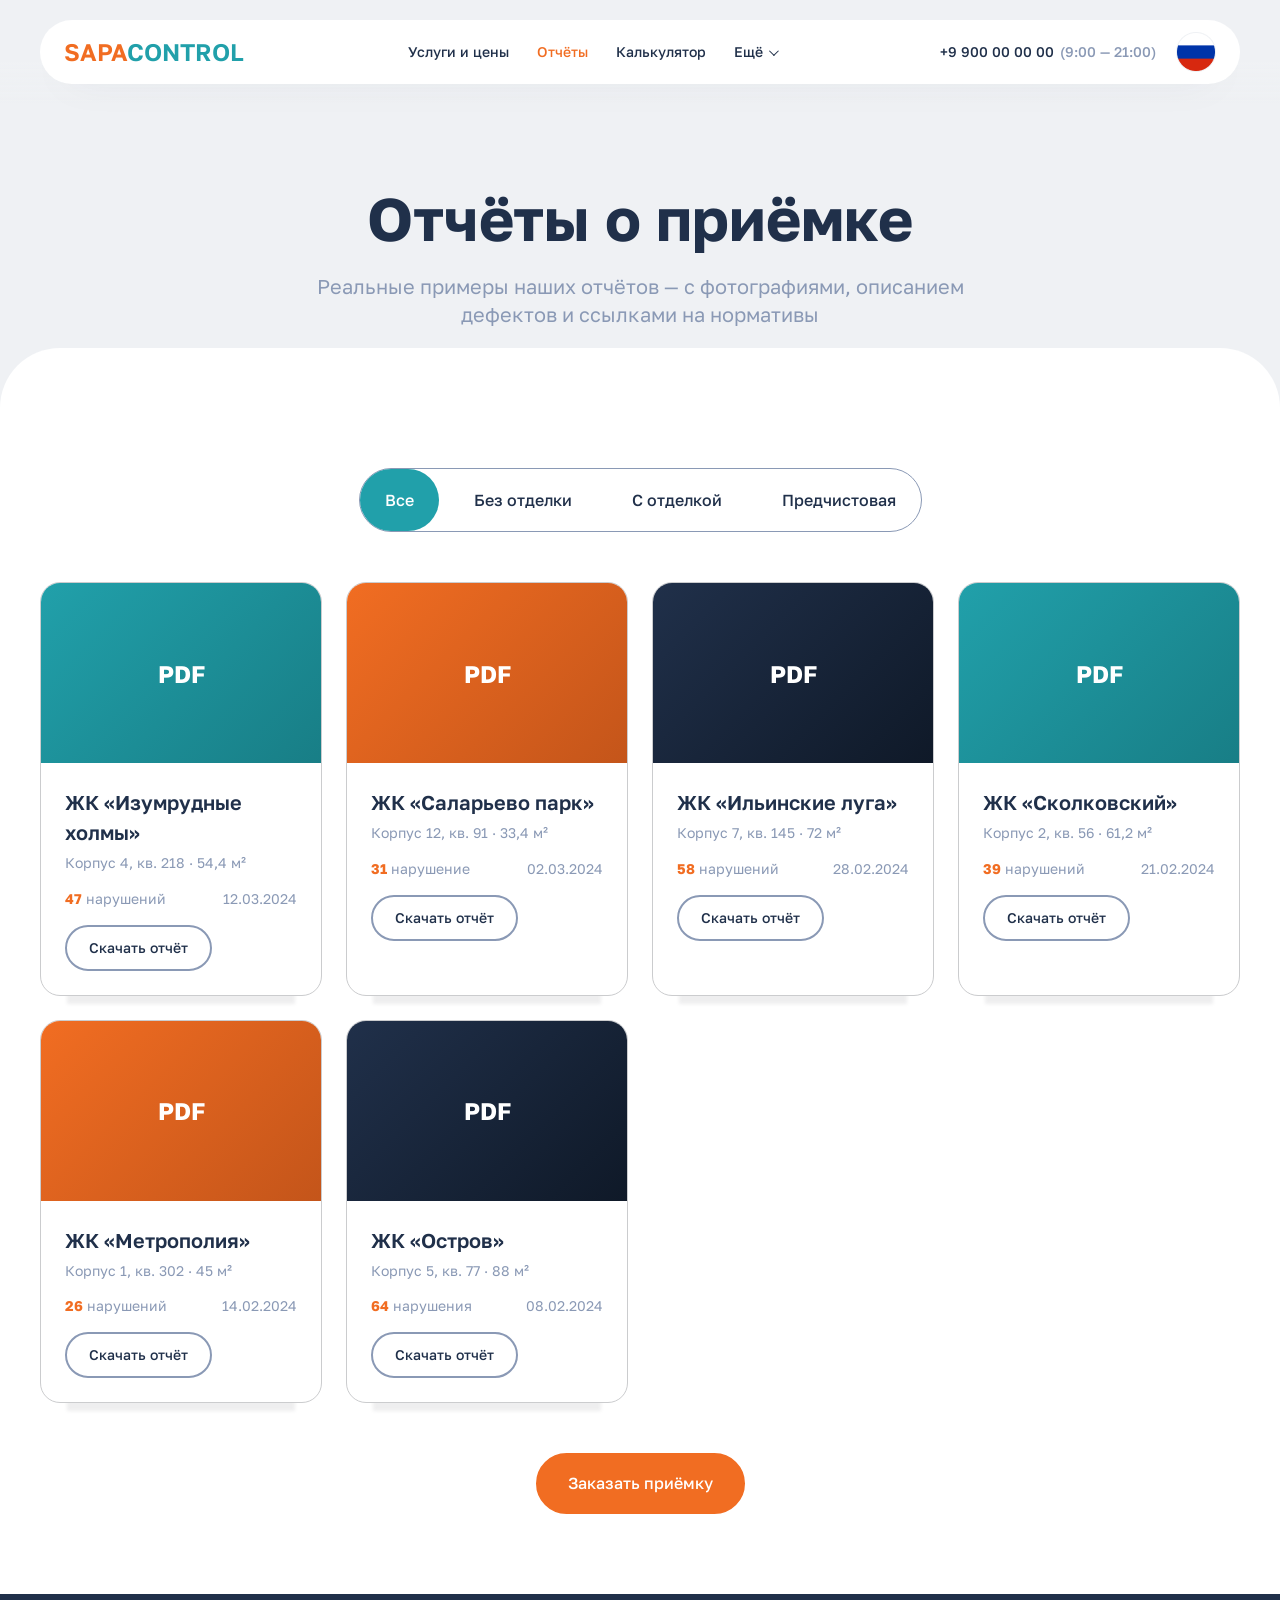
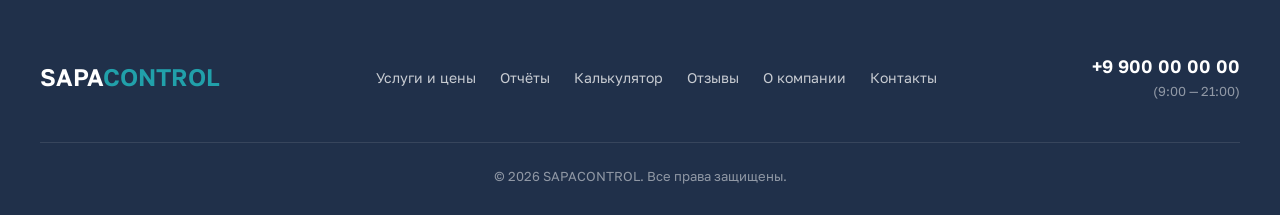
<file: reports.html>
<!DOCTYPE html>
<html lang="ru">
<head>
    <meta charset="utf-8">
    <meta name="viewport" content="width=device-width, initial-scale=1">
    <title>Отчёты о приёмке — SAPACONTROL</title>
    <meta name="description" content="Реальные примеры отчётов о приёмке квартир: фото дефектов, ссылки на нормативы, статистика по ЖК Москвы.">
    <meta property="og:type" content="website">
    <meta property="og:title" content="Отчёты о приёмке — SAPACONTROL">
    <meta property="og:description" content="Реальные примеры наших отчётов с фотографиями и ссылками на нормативы.">
    <meta property="og:image" content="img/og-cover.jpg">
    <meta property="og:locale" content="ru_RU">
    <meta name="theme-color" content="#20304A">
    <link rel="icon" type="image/svg+xml" href="img/favicon.svg">
    <link rel="preconnect" href="https://fonts.googleapis.com">
    <link rel="preconnect" href="https://fonts.gstatic.com" crossorigin>
    <link href="https://fonts.googleapis.com/css2?family=Golos+Text:wght@400;500;600;700&display=swap" rel="stylesheet">
    <link rel="stylesheet" href="css/main.css">
</head>
<body>
    <header class="header">
        <div class="container">
            <div class="header__bar">
                <a href="index.html" class="logo" aria-label="SAPACONTROL — на главную">
                    <span class="logo__name">SAPA<b>CONTROL</b></span>
                </a>

                <nav class="nav" id="nav" aria-label="Основная навигация">
                    <ul class="nav__list">
                        <li class="nav__item"><a href="services.html" class="nav__link">Услуги и цены</a></li>
                        <li class="nav__item"><a href="reports.html" class="nav__link">Отчёты</a></li>
                        <li class="nav__item"><a href="calculator.html" class="nav__link">Калькулятор</a></li>
                        <li class="nav__item nav__item--dropdown">
                            <button class="nav__link" type="button" data-dropdown aria-expanded="false">
                                Ещё <i class="arrow"></i>
                            </button>
                            <div class="dropdown dropdown--narrow">
                                <div class="dropdown__col">
                                    <a href="about.html">О компании</a>
                                    <a href="reviews.html">Отзывы</a>
                                    <a href="contacts.html">Контакты</a>
                                </div>
                            </div>
                        </li>
                    </ul>
                </nav>

                <div class="phone">
                    <a href="tel:+99000000000" class="phone__number">+9 900 00 00 00</a>
                    <span class="phone__time">(9:00 — 21:00)</span>
                    <a href="#" class="phone__flag" aria-label="Сменить язык"><img src="img/flag.png" alt=""></a>
                </div>

                <button class="burger" id="burger" type="button" aria-label="Открыть меню" aria-expanded="false">
                    <span></span><span></span><span></span>
                </button>
            </div>
        </div>
    </header>

    <main>
        <section class="page-hero">
            <div class="container">
                <h1 class="page-hero__title">Отчёты о приёмке</h1>
                <p class="page-hero__subtitle">Реальные примеры наших отчётов — с фотографиями, описанием дефектов и ссылками на нормативы</p>
            </div>
        </section>

        <section class="section section--white section--top-rounded">
            <div class="container">
                <div class="tabs tabs--filters" data-filter-group="#reports-grid">
                    <div class="tabs__nav">
                        <button class="tabs__btn is-active" data-filter="all">Все</button>
                        <button class="tabs__btn" data-filter="bez">Без отделки</button>
                        <button class="tabs__btn" data-filter="s">С отделкой</button>
                        <button class="tabs__btn" data-filter="pred">Предчистовая</button>
                    </div>
                </div>

                <div class="reports-grid" id="reports-grid">
                    <article class="report-card" data-category="bez">
                        <div class="report-card__cover report-card__cover--1"><span>PDF</span></div>
                        <div class="report-card__body">
                            <h3>ЖК «Изумрудные холмы»</h3>
                            <p>Корпус 4, кв. 218 · 54,4 м²</p>
                            <div class="report-card__stats">
                                <span><b>47</b> нарушений</span>
                                <span>12.03.2024</span>
                            </div>
                            <a href="#" class="btn btn--outline btn--sm">Скачать отчёт</a>
                        </div>
                    </article>

                    <article class="report-card" data-category="s">
                        <div class="report-card__cover report-card__cover--2"><span>PDF</span></div>
                        <div class="report-card__body">
                            <h3>ЖК «Саларьево парк»</h3>
                            <p>Корпус 12, кв. 91 · 33,4 м²</p>
                            <div class="report-card__stats">
                                <span><b>31</b> нарушение</span>
                                <span>02.03.2024</span>
                            </div>
                            <a href="#" class="btn btn--outline btn--sm">Скачать отчёт</a>
                        </div>
                    </article>

                    <article class="report-card" data-category="pred">
                        <div class="report-card__cover report-card__cover--3"><span>PDF</span></div>
                        <div class="report-card__body">
                            <h3>ЖК «Ильинские луга»</h3>
                            <p>Корпус 7, кв. 145 · 72 м²</p>
                            <div class="report-card__stats">
                                <span><b>58</b> нарушений</span>
                                <span>28.02.2024</span>
                            </div>
                            <a href="#" class="btn btn--outline btn--sm">Скачать отчёт</a>
                        </div>
                    </article>

                    <article class="report-card" data-category="bez">
                        <div class="report-card__cover report-card__cover--1"><span>PDF</span></div>
                        <div class="report-card__body">
                            <h3>ЖК «Сколковский»</h3>
                            <p>Корпус 2, кв. 56 · 61,2 м²</p>
                            <div class="report-card__stats">
                                <span><b>39</b> нарушений</span>
                                <span>21.02.2024</span>
                            </div>
                            <a href="#" class="btn btn--outline btn--sm">Скачать отчёт</a>
                        </div>
                    </article>

                    <article class="report-card" data-category="s">
                        <div class="report-card__cover report-card__cover--2"><span>PDF</span></div>
                        <div class="report-card__body">
                            <h3>ЖК «Метрополия»</h3>
                            <p>Корпус 1, кв. 302 · 45 м²</p>
                            <div class="report-card__stats">
                                <span><b>26</b> нарушений</span>
                                <span>14.02.2024</span>
                            </div>
                            <a href="#" class="btn btn--outline btn--sm">Скачать отчёт</a>
                        </div>
                    </article>

                    <article class="report-card" data-category="pred">
                        <div class="report-card__cover report-card__cover--3"><span>PDF</span></div>
                        <div class="report-card__body">
                            <h3>ЖК «Остров»</h3>
                            <p>Корпус 5, кв. 77 · 88 м²</p>
                            <div class="report-card__stats">
                                <span><b>64</b> нарушения</span>
                                <span>08.02.2024</span>
                            </div>
                            <a href="#" class="btn btn--outline btn--sm">Скачать отчёт</a>
                        </div>
                    </article>
                </div>

                <div class="section__actions">
                    <a href="calculator.html" class="btn btn--primary">Заказать приёмку</a>
                </div>
            </div>
        </section>
    </main>

    <footer class="footer">
        <div class="container">
            <div class="footer__top">
                <a href="index.html" class="logo logo--footer" aria-label="SAPACONTROL">
                    <span class="logo__name">SAPA<b>CONTROL</b></span>
                </a>
                <nav class="footer__nav" aria-label="Меню подвала">
                    <a href="services.html">Услуги и цены</a>
                    <a href="reports.html">Отчёты</a>
                    <a href="calculator.html">Калькулятор</a>
                    <a href="reviews.html">Отзывы</a>
                    <a href="about.html">О компании</a>
                    <a href="contacts.html">Контакты</a>
                </nav>
                <div class="footer__contacts">
                    <a href="tel:+99000000000" class="footer__phone">+9 900 00 00 00</a>
                    <span class="footer__time">(9:00 — 21:00)</span>
                </div>
            </div>
            <div class="footer__bottom">
                <p>© 2026 SAPACONTROL. Все права защищены.</p>
            </div>
        </div>
    </footer>
    <script src="js/main.js"></script>
</body>
</html>
</file>
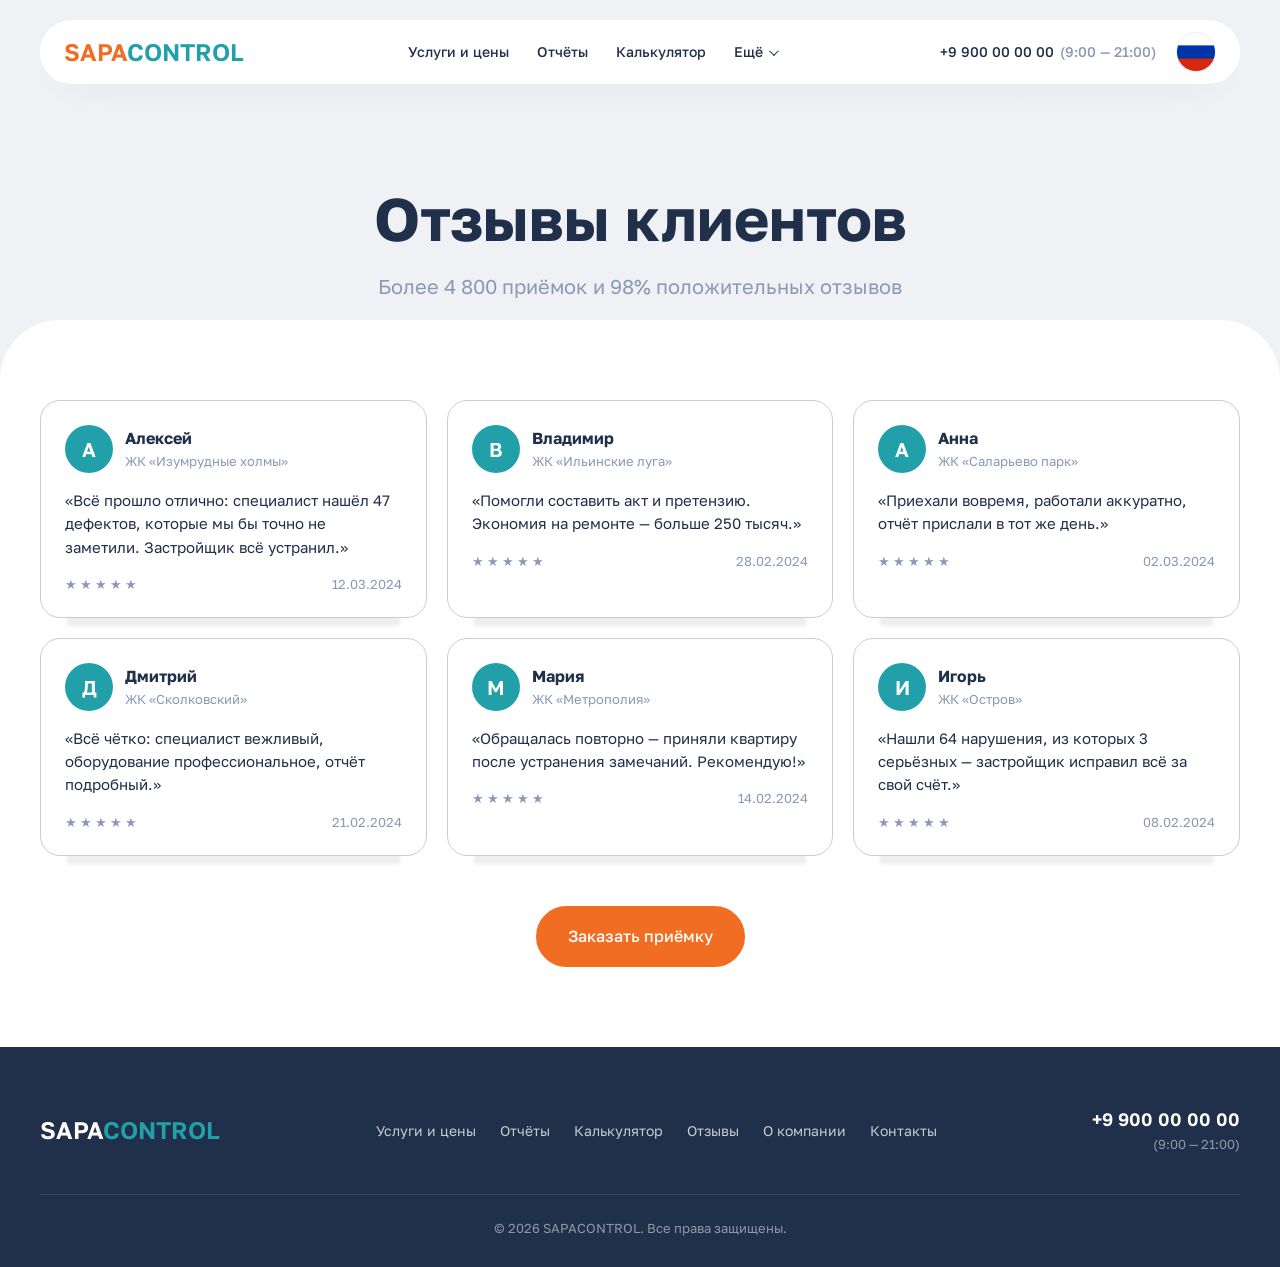
<file: reviews.html>
<!DOCTYPE html>
<html lang="ru">
<head>
    <meta charset="utf-8">
    <meta name="viewport" content="width=device-width, initial-scale=1">
    <title>Отзывы клиентов — SAPACONTROL</title>
    <meta name="description" content="Более 4 800 приёмок и 98% положительных отзывов. Реальные истории клиентов SAPACONTROL.">
    <meta property="og:type" content="website">
    <meta property="og:title" content="Отзывы клиентов — SAPACONTROL">
    <meta property="og:description" content="Более 4 800 приёмок и 98% положительных отзывов.">
    <meta property="og:image" content="img/og-cover.jpg">
    <meta property="og:locale" content="ru_RU">
    <meta name="theme-color" content="#20304A">
    <link rel="icon" type="image/svg+xml" href="img/favicon.svg">
    <link rel="preconnect" href="https://fonts.googleapis.com">
    <link rel="preconnect" href="https://fonts.gstatic.com" crossorigin>
    <link href="https://fonts.googleapis.com/css2?family=Golos+Text:wght@400;500;600;700&display=swap" rel="stylesheet">
    <link rel="stylesheet" href="css/main.css">
</head>
<body>
    <header class="header">
        <div class="container">
            <div class="header__bar">
                <a href="index.html" class="logo" aria-label="SAPACONTROL — на главную">
                    <span class="logo__name">SAPA<b>CONTROL</b></span>
                </a>

                <nav class="nav" id="nav" aria-label="Основная навигация">
                    <ul class="nav__list">
                        <li class="nav__item"><a href="services.html" class="nav__link">Услуги и цены</a></li>
                        <li class="nav__item"><a href="reports.html" class="nav__link">Отчёты</a></li>
                        <li class="nav__item"><a href="calculator.html" class="nav__link">Калькулятор</a></li>
                        <li class="nav__item nav__item--dropdown">
                            <button class="nav__link" type="button" data-dropdown aria-expanded="false">
                                Ещё <i class="arrow"></i>
                            </button>
                            <div class="dropdown dropdown--narrow">
                                <div class="dropdown__col">
                                    <a href="about.html">О компании</a>
                                    <a href="reviews.html">Отзывы</a>
                                    <a href="contacts.html">Контакты</a>
                                </div>
                            </div>
                        </li>
                    </ul>
                </nav>

                <div class="phone">
                    <a href="tel:+99000000000" class="phone__number">+9 900 00 00 00</a>
                    <span class="phone__time">(9:00 — 21:00)</span>
                    <a href="#" class="phone__flag" aria-label="Сменить язык"><img src="img/flag.png" alt=""></a>
                </div>

                <button class="burger" id="burger" type="button" aria-label="Открыть меню" aria-expanded="false">
                    <span></span><span></span><span></span>
                </button>
            </div>
        </div>
    </header>

    <main>
        <section class="page-hero">
            <div class="container">
                <h1 class="page-hero__title">Отзывы клиентов</h1>
                <p class="page-hero__subtitle">Более 4 800 приёмок и 98% положительных отзывов</p>
            </div>
        </section>

        <section class="section section--white section--top-rounded">
            <div class="container">
                <div class="reviews-grid" id="reviews-grid">
                    <article class="review-tile" data-category="video">
                        <div class="review-tile__head">
                            <div class="review-tile__avatar">А</div>
                            <div>
                                <b>Алексей</b>
                                <span>ЖК «Изумрудные холмы»</span>
                            </div>
                        </div>
                        <p>«Всё прошло отлично: специалист нашёл 47 дефектов, которые мы бы точно не заметили. Застройщик всё устранил.»</p>
                        <div class="review-tile__meta"><span>★ ★ ★ ★ ★</span><span>12.03.2024</span></div>
                    </article>

                    <article class="review-tile" data-category="text">
                        <div class="review-tile__head">
                            <div class="review-tile__avatar">В</div>
                            <div><b>Владимир</b><span>ЖК «Ильинские луга»</span></div>
                        </div>
                        <p>«Помогли составить акт и претензию. Экономия на ремонте — больше 250 тысяч.»</p>
                        <div class="review-tile__meta"><span>★ ★ ★ ★ ★</span><span>28.02.2024</span></div>
                    </article>

                    <article class="review-tile" data-category="video">
                        <div class="review-tile__head">
                            <div class="review-tile__avatar">А</div>
                            <div><b>Анна</b><span>ЖК «Саларьево парк»</span></div>
                        </div>
                        <p>«Приехали вовремя, работали аккуратно, отчёт прислали в тот же день.»</p>
                        <div class="review-tile__meta"><span>★ ★ ★ ★ ★</span><span>02.03.2024</span></div>
                    </article>

                    <article class="review-tile" data-category="text">
                        <div class="review-tile__head">
                            <div class="review-tile__avatar">Д</div>
                            <div><b>Дмитрий</b><span>ЖК «Сколковский»</span></div>
                        </div>
                        <p>«Всё чётко: специалист вежливый, оборудование профессиональное, отчёт подробный.»</p>
                        <div class="review-tile__meta"><span>★ ★ ★ ★ ★</span><span>21.02.2024</span></div>
                    </article>

                    <article class="review-tile" data-category="video">
                        <div class="review-tile__head">
                            <div class="review-tile__avatar">М</div>
                            <div><b>Мария</b><span>ЖК «Метрополия»</span></div>
                        </div>
                        <p>«Обращалась повторно — приняли квартиру после устранения замечаний. Рекомендую!»</p>
                        <div class="review-tile__meta"><span>★ ★ ★ ★ ★</span><span>14.02.2024</span></div>
                    </article>

                    <article class="review-tile" data-category="text">
                        <div class="review-tile__head">
                            <div class="review-tile__avatar">И</div>
                            <div><b>Игорь</b><span>ЖК «Остров»</span></div>
                        </div>
                        <p>«Нашли 64 нарушения, из которых 3 серьёзных — застройщик исправил всё за свой счёт.»</p>
                        <div class="review-tile__meta"><span>★ ★ ★ ★ ★</span><span>08.02.2024</span></div>
                    </article>
                </div>

                <div class="section__actions">
                    <a href="calculator.html" class="btn btn--primary">Заказать приёмку</a>
                </div>
            </div>
        </section>
    </main>

    <footer class="footer">
        <div class="container">
            <div class="footer__top">
                <a href="index.html" class="logo logo--footer" aria-label="SAPACONTROL">
                    <span class="logo__name">SAPA<b>CONTROL</b></span>
                </a>
                <nav class="footer__nav" aria-label="Меню подвала">
                    <a href="services.html">Услуги и цены</a>
                    <a href="reports.html">Отчёты</a>
                    <a href="calculator.html">Калькулятор</a>
                    <a href="reviews.html">Отзывы</a>
                    <a href="about.html">О компании</a>
                    <a href="contacts.html">Контакты</a>
                </nav>
                <div class="footer__contacts">
                    <a href="tel:+99000000000" class="footer__phone">+9 900 00 00 00</a>
                    <span class="footer__time">(9:00 — 21:00)</span>
                </div>
            </div>
            <div class="footer__bottom">
                <p>© 2026 SAPACONTROL. Все права защищены.</p>
            </div>
        </div>
    </footer>
    <script src="js/main.js"></script>
</body>
</html>
</file>
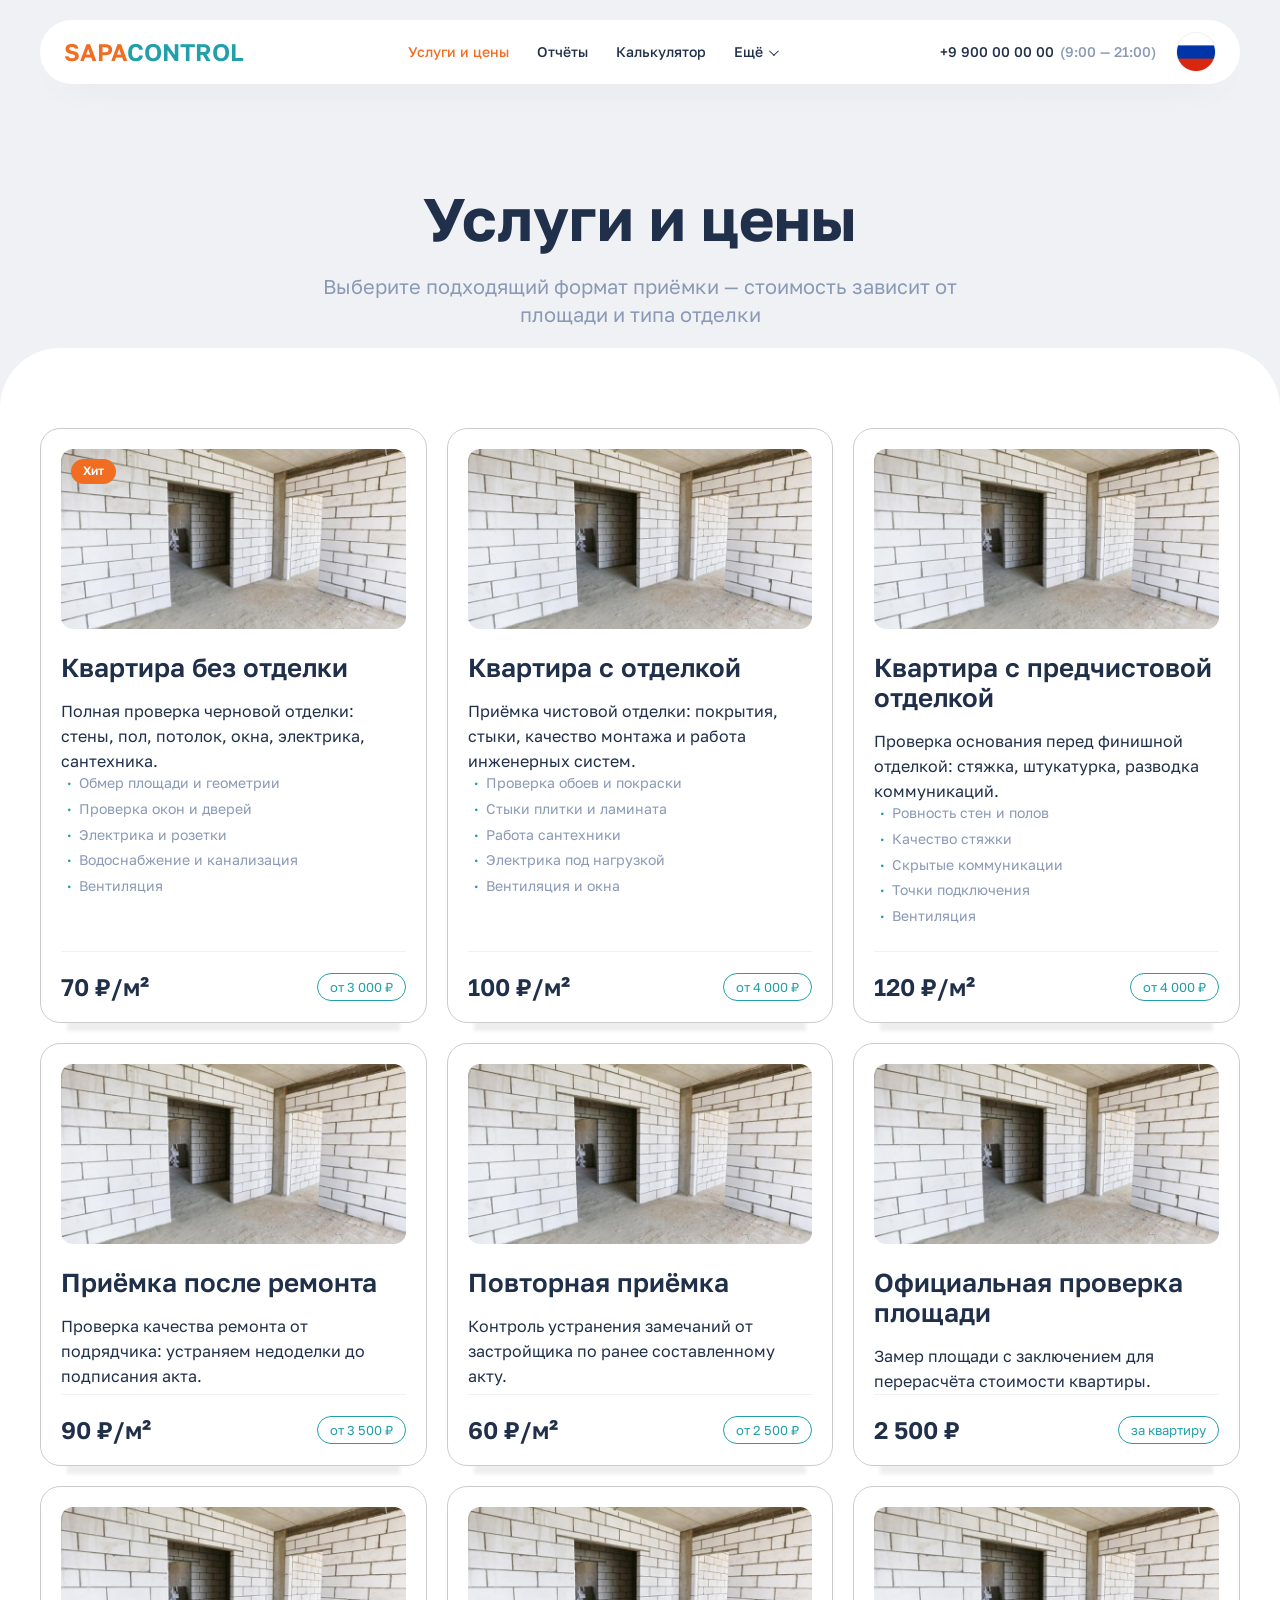
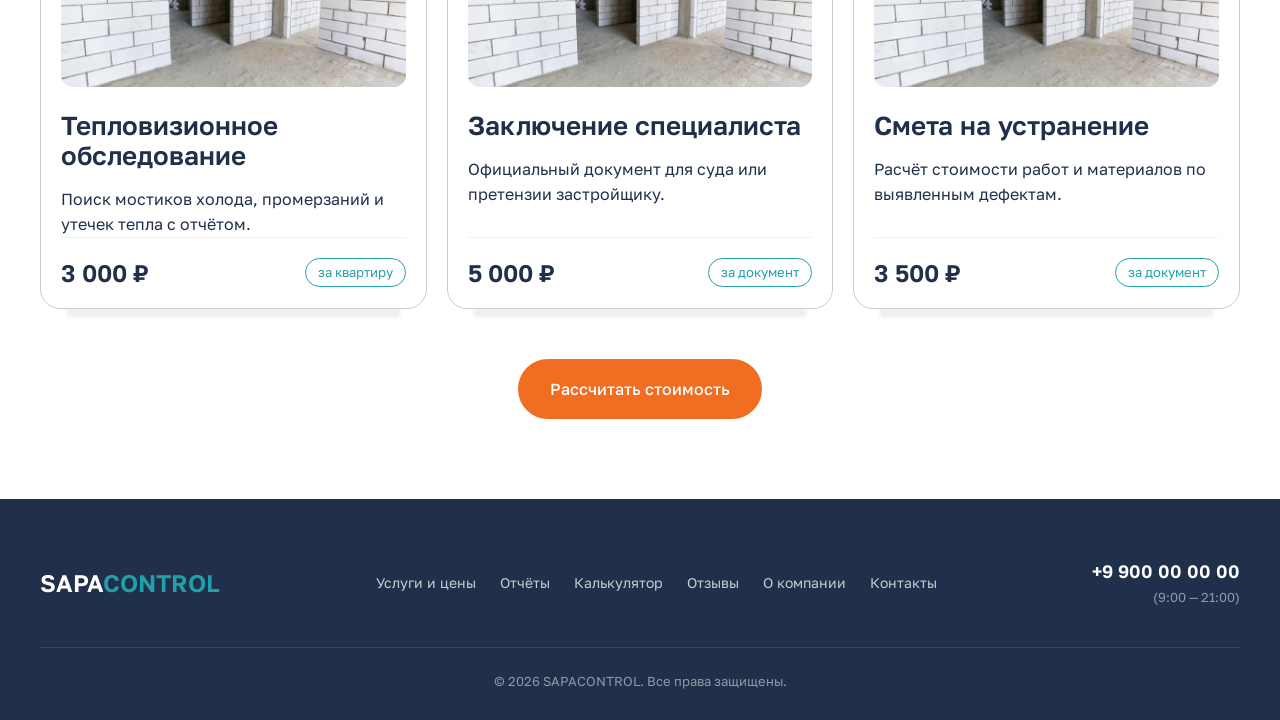
<file: services.html>
<!DOCTYPE html>
<html lang="ru">
<head>
    <meta charset="utf-8">
    <meta name="viewport" content="width=device-width, initial-scale=1">
    <title>Услуги и цены — SAPACONTROL</title>
    <meta name="description" content="Приёмка квартир без отделки, с отделкой и предчистовой. Цены от 60 ₽/м². Доп. услуги: тепловизор, проверка площади, заключение специалиста.">
    <meta property="og:type" content="website">
    <meta property="og:title" content="Услуги и цены — SAPACONTROL">
    <meta property="og:description" content="Приёмка квартир без отделки, с отделкой и предчистовой. Цены от 60 ₽/м².">
    <meta property="og:image" content="img/og-cover.jpg">
    <meta property="og:locale" content="ru_RU">
    <meta name="theme-color" content="#20304A">
    <link rel="icon" type="image/svg+xml" href="img/favicon.svg">
    <link rel="preconnect" href="https://fonts.googleapis.com">
    <link rel="preconnect" href="https://fonts.gstatic.com" crossorigin>
    <link href="https://fonts.googleapis.com/css2?family=Golos+Text:wght@400;500;600;700&display=swap" rel="stylesheet">
    <link rel="stylesheet" href="css/main.css">
</head>
<body>
    <header class="header">
        <div class="container">
            <div class="header__bar">
                <a href="index.html" class="logo" aria-label="SAPACONTROL — на главную">
                    <span class="logo__name">SAPA<b>CONTROL</b></span>
                </a>

                <nav class="nav" id="nav" aria-label="Основная навигация">
                    <ul class="nav__list">
                        <li class="nav__item"><a href="services.html" class="nav__link">Услуги и цены</a></li>
                        <li class="nav__item"><a href="reports.html" class="nav__link">Отчёты</a></li>
                        <li class="nav__item"><a href="calculator.html" class="nav__link">Калькулятор</a></li>
                        <li class="nav__item nav__item--dropdown">
                            <button class="nav__link" type="button" data-dropdown aria-expanded="false">
                                Ещё <i class="arrow"></i>
                            </button>
                            <div class="dropdown dropdown--narrow">
                                <div class="dropdown__col">
                                    <a href="about.html">О компании</a>
                                    <a href="reviews.html">Отзывы</a>
                                    <a href="contacts.html">Контакты</a>
                                </div>
                            </div>
                        </li>
                    </ul>
                </nav>

                <div class="phone">
                    <a href="tel:+99000000000" class="phone__number">+9 900 00 00 00</a>
                    <span class="phone__time">(9:00 — 21:00)</span>
                    <a href="#" class="phone__flag" aria-label="Сменить язык"><img src="img/flag.png" alt=""></a>
                </div>

                <button class="burger" id="burger" type="button" aria-label="Открыть меню" aria-expanded="false">
                    <span></span><span></span><span></span>
                </button>
            </div>
        </div>
    </header>

    <main>
        <section class="page-hero">
            <div class="container">
                <h1 class="page-hero__title">Услуги и цены</h1>
                <p class="page-hero__subtitle">Выберите подходящий формат приёмки — стоимость зависит от площади и типа отделки</p>
            </div>
        </section>

        <section class="section section--white section--top-rounded">
            <div class="container">
                <div class="service-grid service-grid--full" id="services-grid">
                    <article class="service-card" id="bez-otdelki" data-category="flat">
                        <span class="badge">Хит</span>
                        <img src="img/ser1.png" alt="">
                        <h3>Квартира без отделки</h3>
                        <p>Полная проверка черновой отделки: стены, пол, потолок, окна, электрика, сантехника.</p>
                        <ul class="service-card__list">
                            <li>Обмер площади и геометрии</li>
                            <li>Проверка окон и дверей</li>
                            <li>Электрика и розетки</li>
                            <li>Водоснабжение и канализация</li>
                            <li>Вентиляция</li>
                        </ul>
                        <div class="service-card__price"><h4>70 ₽/м²</h4><span>от 3 000 ₽</span></div>
                    </article>

                    <article class="service-card" id="s-otdelkoy" data-category="flat">
                        <img src="img/ser1.png" alt="">
                        <h3>Квартира с отделкой</h3>
                        <p>Приёмка чистовой отделки: покрытия, стыки, качество монтажа и работа инженерных систем.</p>
                        <ul class="service-card__list">
                            <li>Проверка обоев и покраски</li>
                            <li>Стыки плитки и ламината</li>
                            <li>Работа сантехники</li>
                            <li>Электрика под нагрузкой</li>
                            <li>Вентиляция и окна</li>
                        </ul>
                        <div class="service-card__price"><h4>100 ₽/м²</h4><span>от 4 000 ₽</span></div>
                    </article>

                    <article class="service-card" id="predchistovaya" data-category="flat">
                        <img src="img/ser1.png" alt="">
                        <h3>Квартира с предчистовой отделкой</h3>
                        <p>Проверка основания перед финишной отделкой: стяжка, штукатурка, разводка коммуникаций.</p>
                        <ul class="service-card__list">
                            <li>Ровность стен и полов</li>
                            <li>Качество стяжки</li>
                            <li>Скрытые коммуникации</li>
                            <li>Точки подключения</li>
                            <li>Вентиляция</li>
                        </ul>
                        <div class="service-card__price"><h4>120 ₽/м²</h4><span>от 4 000 ₽</span></div>
                    </article>

                    <article class="service-card" id="remont" data-category="flat">
                        <img src="img/ser1.png" alt="">
                        <h3>Приёмка после ремонта</h3>
                        <p>Проверка качества ремонта от подрядчика: устраняем недоделки до подписания акта.</p>
                        <div class="service-card__price"><h4>90 ₽/м²</h4><span>от 3 500 ₽</span></div>
                    </article>

                    <article class="service-card" id="povtornaya" data-category="flat">
                        <img src="img/ser1.png" alt="">
                        <h3>Повторная приёмка</h3>
                        <p>Контроль устранения замечаний от застройщика по ранее составленному акту.</p>
                        <div class="service-card__price"><h4>60 ₽/м²</h4><span>от 2 500 ₽</span></div>
                    </article>

                    <article class="service-card" id="ploshchad" data-category="extra">
                        <img src="img/ser1.png" alt="">
                        <h3>Официальная проверка площади</h3>
                        <p>Замер площади с заключением для перерасчёта стоимости квартиры.</p>
                        <div class="service-card__price"><h4>2 500 ₽</h4><span>за квартиру</span></div>
                    </article>

                    <article class="service-card" id="teplo" data-category="extra">
                        <img src="img/ser1.png" alt="">
                        <h3>Тепловизионное обследование</h3>
                        <p>Поиск мостиков холода, промерзаний и утечек тепла с отчётом.</p>
                        <div class="service-card__price"><h4>3 000 ₽</h4><span>за квартиру</span></div>
                    </article>

                    <article class="service-card" id="zakluchenie" data-category="extra">
                        <img src="img/ser1.png" alt="">
                        <h3>Заключение специалиста</h3>
                        <p>Официальный документ для суда или претензии застройщику.</p>
                        <div class="service-card__price"><h4>5 000 ₽</h4><span>за документ</span></div>
                    </article>

                    <article class="service-card" data-category="docs">
                        <img src="img/ser1.png" alt="">
                        <h3>Смета на устранение</h3>
                        <p>Расчёт стоимости работ и материалов по выявленным дефектам.</p>
                        <div class="service-card__price"><h4>3 500 ₽</h4><span>за документ</span></div>
                    </article>
                </div>

                <div class="section__actions">
                    <a href="calculator.html" class="btn btn--primary">Рассчитать стоимость</a>
                </div>
            </div>
        </section>
    </main>

    <footer class="footer">
        <div class="container">
            <div class="footer__top">
                <a href="index.html" class="logo logo--footer" aria-label="SAPACONTROL">
                    <span class="logo__name">SAPA<b>CONTROL</b></span>
                </a>
                <nav class="footer__nav" aria-label="Меню подвала">
                    <a href="services.html">Услуги и цены</a>
                    <a href="reports.html">Отчёты</a>
                    <a href="calculator.html">Калькулятор</a>
                    <a href="reviews.html">Отзывы</a>
                    <a href="about.html">О компании</a>
                    <a href="contacts.html">Контакты</a>
                </nav>
                <div class="footer__contacts">
                    <a href="tel:+99000000000" class="footer__phone">+9 900 00 00 00</a>
                    <span class="footer__time">(9:00 — 21:00)</span>
                </div>
            </div>
            <div class="footer__bottom">
                <p>© 2026 SAPACONTROL. Все права защищены.</p>
            </div>
        </div>
    </footer>
    <script src="js/main.js"></script>
</body>
</html>
</file>
<file: css/main.css>
*, *::before, *::after {
    box-sizing: border-box;
}

html {
    scroll-behavior: smooth;
    -webkit-text-size-adjust: 100%;
}

body, h1, h2, h3, h4, p, ul, ol, li, figure, fieldset, legend {
    margin: 0;
    padding: 0;
}

ul, ol {
    list-style: none;
}

img {
    max-width: 100%;
    display: block;
}

a {
    text-decoration: none;
    color: inherit;
}

button {
    font: inherit;
    background: none;
    border: none;
    cursor: pointer;
    color: inherit;
}

input, textarea {
    font: inherit;
}

fieldset {
    border: 0;
}

:root {
    --orange: #F16D22;
    --orange-soft: rgba(241, 109, 34, .33);
    --teal: #21A0AA;
    --teal-soft: rgba(33, 160, 170, .33);
    --dark: #20304A;
    --gray: #8A99B5;
    --light: #EFF1F4;
    --white: #fff;
    --line: #CBCCCE;
    --radius: 20px;
    --radius-xl: 60px;
    --pill: 100px;
    --tr: .3s ease;
    --container: 1240px;
    --shadow: 0 35px 3.4px -27px rgba(203, 204, 206, .33);
    --shadow-hover: 0 35px 3.4px -27px var(--teal-soft);
    --shadow-orange: 0 35px 3.4px -27px var(--orange-soft);
    --font: 'Golos Text', -apple-system, BlinkMacSystemFont, 'Segoe UI', Roboto, sans-serif;
}

body {
    font-family: var(--font);
    background: var(--light);
    color: var(--dark);
    line-height: 1.4;
    -webkit-font-smoothing: antialiased;
    min-height: 100vh;
    display: flex;
    flex-direction: column;
}

main {
    flex: 1;
}

h1 {
    color: #20304A;
    font-family: Golos, 'Golos Text', sans-serif;
    font-size: 60px;
    font-style: normal;
    font-weight: 700;
    line-height: 68px;
}

h2 {
    color: #20304A;
    text-align: center;
    font-family: Golos, 'Golos Text', sans-serif;
    font-size: 42px;
    font-style: normal;
    font-weight: 700;
    line-height: 48px;
}

h3 {
    color: #20304A;
    font-family: Golos, 'Golos Text', sans-serif;
    font-size: 26px;
    font-style: normal;
    font-weight: 600;
    line-height: 30px;
}

h4 {
    font-family: Golos, 'Golos Text', sans-serif;
    font-size: 26px;
    font-style: normal;
    font-weight: 600;
    line-height: 30px;
    color: #20304A;
}

.container {
    width: 100%;
    max-width: var(--container);
    margin: 0 auto;
    padding: 0 20px;
}

.text-orange {
    color: var(--orange);
}

.btn {
    display: inline-flex;
    align-items: center;
    justify-content: center;
    gap: 8px;
    padding: 18px 30px;
    border-radius: var(--pill);
    font-size: 16px;
    font-weight: 500;
    line-height: 1.3;
    border: 2px solid transparent;
    transition: var(--tr);
    cursor: pointer;
    white-space: nowrap;
    text-align: center;
}

.btn--sm {
    padding: 12px 22px;
    font-size: 14px;
}

.btn--full {
    width: 100%;
}

.btn--primary {
    background: var(--orange);
    color: #fff;
    border-color: var(--orange);
}

.btn--primary:hover {
    background: #fff;
    color: var(--dark);
    border-color: var(--orange);
}

.btn--outline {
    border-color: var(--gray);
    color: var(--dark);
    background: transparent;
}

.btn--outline:hover {
    background: #fff;
    border-color: #fff;
    box-shadow: var(--shadow);
}

.btn--ghost {
    padding: 0;
    border-radius: 8px;
}

.btn--ghost:hover {
    opacity: .8;
}

.btn-row {
    display: flex;
    gap: 20px;
    flex-wrap: wrap;
}

.header {
    position: sticky;
    top: 0;
    z-index: 100;
    padding: 20px 0;
    background: linear-gradient(to bottom, var(--light) 60%, transparent);
}

.header__bar {
    display: flex;
    align-items: center;
    justify-content: space-between;
    gap: 24px;
    background: #fff;
    border-radius: var(--pill);
    padding: 12px 24px;
    box-shadow: 0 15px 40px -30px rgba(32, 48, 74, .4);
}

.logo {
    display: flex;
    align-items: center;
    gap: 12px;
    flex-shrink: 0;
}

.logo__name {
    font-size: 24px;
    font-weight: 600;
    color: var(--orange);
    line-height: 1.2;
}

.logo__name b {
    color: var(--teal);
    font-weight: 600;
}

.nav__list {
    display: flex;
    align-items: center;
    gap: 28px;
}

.nav__link {
    font-size: 14px;
    font-weight: 500;
    color: var(--dark);
    transition: var(--tr);
    display: inline-flex;
    align-items: center;
    gap: 6px;
    padding: 4px 0;
}

.nav__link:hover, .nav__link.is-active {
    color: var(--orange);
}

.arrow {
    display: inline-block;
    width: 7px;
    height: 7px;
    border: solid currentColor;
    border-width: 0 1.5px 1.5px 0;
    padding: 3px;
    transform: rotate(45deg) translateY(-2px);
    transition: var(--tr);
}

.nav__item--dropdown.is-open .arrow {
    transform: rotate(-135deg) translateY(-2px);
}

.nav__item--dropdown {
    position: relative;
}

.dropdown {
    position: absolute;
    top: calc(100% + 26px);
    left: 50%;
    transform: translateX(-50%) translateY(10px);
    background: #fff;
    border-radius: 0 0 var(--radius-xl) var(--radius-xl);
    padding: 40px 60px;
    display: flex;
    gap: 40px;
    opacity: 0;
    visibility: hidden;
    transition: var(--tr);
    box-shadow: 0 30px 60px -30px rgba(32, 48, 74, .35);
    z-index: 50;
    white-space: nowrap;
}

.dropdown--narrow {
    flex-direction: column;
    gap: 14px;
    padding: 30px 40px;
    min-width: 220px;
}

.nav__item--dropdown:hover .dropdown,
.nav__item--dropdown.is-open .dropdown {
    opacity: 1;
    visibility: visible;
    transform: translateX(-50%) translateY(-6%);
}

.dropdown__col {
    display: flex;
    flex-direction: column;
    gap: 14px;
}

.dropdown__col a {
    font-size: 14px;
    font-weight: 400;
    color: var(--dark);
    transition: var(--tr);
}

.dropdown__col a:hover {
    color: var(--orange);
}

.dropdown__col:first-child a {
    font-weight: 500;
    font-size: 14px;
}

.dropdown__col:first-child a:hover {
    color: var(--orange);
}

.phone {
    display: flex;
    align-items: center;
    flex-shrink: 0;
}

.phone__number {
    font-size: 14px;
    font-weight: 500;
    color: var(--dark);
}

.phone__time {
    font-size: 14px;
    font-weight: 500;
    color: var(--gray);
    margin: 0 20px 0 6px;
}

.phone__flag img {
    border-radius: 4px;
}

.burger {
    display: none;
    flex-direction: column;
    gap: 5px;
    width: 30px;
    padding: 8px 0;
    flex-shrink: 0;
}

.burger span {
    height: 2px;
    width: 100%;
    background: var(--dark);
    border-radius: 2px;
    transition: var(--tr);
}

.burger.is-active span:nth-child(1) {
    transform: translateY(7px) rotate(45deg);
}

.burger.is-active span:nth-child(2) {
    opacity: 0;
}

.burger.is-active span:nth-child(3) {
    transform: translateY(-7px) rotate(-45deg);
}

.hero {
    padding: 260px 0 80px;
}

.hero__inner {
    display: grid;
    grid-template-columns: 1fr auto auto;
    gap: 40px;
    align-items: center;
}

.hero__title {
    width: 100%;
    max-width: 714px;
    margin: 0 0 40px;
}

.hero__subtitle {
    color: var(--gray);
    font-family: Golos, 'Golos Text', sans-serif;
    font-size: 20px;
    font-style: normal;
    font-weight: 500;
    line-height: 28px;
    max-width: 600px;
}

.hero__calc {
    display: flex;
    align-items: center;
    gap: 30px;
    margin-top: 40px;
    flex-wrap: wrap;
}

.calc-mini {
    background: #fff;
    border-radius: var(--radius);
    padding: 16px 30px 24px;
    min-width: 310px;
}

.calc-mini__row {
    display: flex;
    justify-content: space-between;
    align-items: baseline;
    margin-bottom: 12px;
}

.calc-mini__label {
    font-family: Golos, 'Golos Text', sans-serif;
    font-size: 15px;
    color: var(--gray);
}

.calc-mini__value {
    font-size: 16px;
    font-weight: 500;
}

.range {
    -webkit-appearance: none;
    appearance: none;
    width: 100%;
    height: 3px;
    border-radius: 5px;
    background: linear-gradient(to right, var(--orange) 0%, var(--orange) var(--fill, 30%), var(--line) var(--fill, 30%), var(--line) 100%);
    outline: none;
    cursor: pointer;
    transition: background .15s linear;
}

.range::-webkit-slider-thumb {
    -webkit-appearance: none;
    width: 18px;
    height: 18px;
    border-radius: 50%;
    background: var(--orange);
    border: 3px solid #fff;
    box-shadow: 0 2px 8px rgba(241, 109, 34, .5);
    cursor: pointer;
}

.range::-moz-range-thumb {
    width: 18px;
    height: 18px;
    border-radius: 50%;
    background: var(--orange);
    border: 3px solid #fff;
    cursor: pointer;
}

.socials {
    display: flex;
    gap: 8px;
}

.socials--vertical {
    flex-direction: column;
}

.socials--row {
    flex-direction: row;
    margin-top: 20px;
}

.section {
    padding: 80px 0;
}

.section--white {
    background: #fff;
}

.section--light {
    background: var(--light);
}

.section--top-rounded {
    border-radius: var(--radius-xl) var(--radius-xl) 0 0;
}

.section--bottom-rounded {
    border-radius: 0 0 var(--radius-xl) var(--radius-xl);
}

.section__title {
    margin-bottom: 40px;
}

.section__title--center {
    text-align: center;
}

.section__subtitle {
    color: #20304A;
    text-align: center;
    font-family: Golos, 'Golos Text', sans-serif;
    font-size: 20px;
    font-style: normal;
    font-weight: 400;
    line-height: 28px;
    max-width: 620px;
    margin: 0 auto;
}

.section__head {
    display: flex;
    align-items: center;
    justify-content: space-between;
    margin-bottom: 40px;
}

.section__actions {
    display: flex;
    justify-content: center;
    margin-top: 50px;
}

.cards {
    display: grid;
    grid-template-columns: repeat(3, 1fr);
    gap: 20px;
    margin-top: 70px;
}

.info-card {
    display: flex;
    flex-direction: column;
    align-items: center;
    border-radius: var(--radius);
    background: var(--light);
    padding: 40px;
    transition: var(--tr);
    box-shadow: 0 -35px 1.6px -30px rgba(203, 204, 206, .13);
    cursor: pointer;
}

.info-card h3 {
    width: 100%;
    max-width: 320px;
    margin-bottom: 24px;
    transition: var(--tr);
}

.info-card p {
    width: 100%;
    max-width: 320px;
    margin: 0 0 24px;
    font-family: Golos, 'Golos Text', sans-serif;
    font-size: 16px;
    line-height: 1.55;
    transition: var(--tr);
}

.info-card img {
    margin-top: auto;
}

.info-card:hover {
    background: var(--teal);
    box-shadow: var(--shadow-hover);
}

.info-card:hover h3,
.info-card:hover p {
    color: #fff;
}

.tabs {
    margin-top: 40px;
}

.tabs__nav {
    display: flex;
    justify-content: center;
    flex-wrap: wrap;
    gap: 10px;
    border-radius: var(--pill);
    border: 1px solid var(--gray);
    width: fit-content;
    margin: 0 auto 40px;
}

.tabs--filters .tabs__nav {
    margin-bottom: 50px;
}

.tabs__btn {
    font-size: 16px;
    font-weight: 500;
    color: var(--dark);
    transition: var(--tr);
    padding: 20px 25px;
    border-radius: var(--pill);
}

.tabs__btn:hover {
    color: var(--orange);
}

.tabs__btn.is-active {
    background: var(--teal);
    color: #fff;
}

.tabs__body {
    display: grid;
    grid-template-columns: 1fr 1fr;
    gap: 90px;
    align-items: center;
}

.tabs__panels {
    position: relative;
}

.defects {
    display: none;
    border-radius: var(--radius);
    background: #fff;
    padding: 40px;
    box-shadow: 25px 0 1.6px -19px rgba(203, 204, 206, .33);
}

.defects.is-active {
    display: block;
    animation: fadeIn .3s ease;
}

.defect {
    display: flex;
    align-items: center;
    gap: 12px;
    margin-bottom: 20px;
    font-size: 16px;
    font-weight: 500;
}

.defect:last-child {
    margin-bottom: 0;
}

.tabs__aside h3 {
    margin-bottom: 10px;
}

.tabs__aside p {
    margin: 20px 0 40px;
    font-size: 16px;
    line-height: 1.55;
}

.tabs__img {
    margin-bottom: 40px;
}

.cta {
    background: var(--light);
    padding: 0;
}

.section_inner {
    background: var(--teal);
}

.cta__inner {
    border-radius: var(--radius-xl) var(--radius-xl) 0 0;
    padding: 80px;
    display: grid;
    grid-template-columns: 1fr auto;
    gap: 60px;
    align-items: center;
}

.cta__content h3 {
    color: #fff;
    font-size: 42px;
    line-height: 1.15;
    margin-bottom: 20px;
}

.cta__content h3 .pill {
    display: inline-block;
    background: #fff;
    color: var(--teal);
    border-radius: 40px;
    padding: 6px 24px;
    margin: 0 8px;
}

.cta__content > p {
    color: #fff;
    font-size: 16px;
    font-weight: 500;
    max-width: 400px;
    margin-bottom: 40px;
}

.form__row {
    display: flex;
    gap: 10px;
    flex-wrap: wrap;
}

.form__row--column {
    flex-direction: column;
}

.form__input {
    border-radius: var(--pill);
    background: #fff;
    padding: 18px 30px;
    border: 2px solid #fff;
    transition: var(--tr);
    min-width: 220px;
    flex: 1;
}

.form__input:hover, .form__input:focus {
    border-color: var(--orange);
    outline: none;
}

.form__note {
    color: var(--gray);
    font-size: 12px;
    max-width: 320px;
    margin-top: 20px;
}

.form__success {
    color: #20304A;
    font-weight: 500;
    margin-top: 20px;
}

.cta__image img {
    max-width: 400px;
}

.service-grid {
    display: grid;
    grid-template-columns: repeat(3, 1fr);
    gap: 20px;
    margin-top: 40px;
}

.service-grid--full {
    grid-template-columns: repeat(auto-fill, minmax(300px, 1fr));
    margin-top: 0;
}

.service-card {
    position: relative;
    background: #fff;
    border: 1px solid var(--line);
    border-radius: var(--radius);
    padding: 20px;
    box-shadow: var(--shadow);
    transition: var(--tr);
    display: flex;
    flex-direction: column;
}

.service-card:hover {
    border-color: var(--teal);
    box-shadow: var(--shadow-hover);
}

.service-card img {
    width: 100%;
    height: 180px;
    object-fit: cover;
    border-radius: 12px;
}

.service-card h3 {
    margin: 24px 0 16px;
}

.service-card p {
    font-size: 16px;
    line-height: 1.55;
    font-family: Golos, 'Golos Text', sans-serif;
}

.service-card__list {
    margin: 0 0 20px;
    padding-left: 0;
}

.service-card__list li {
    font-size: 14px;
    color: var(--gray);
    padding-left: 18px;
    position: relative;
    margin-bottom: 6px;
}

.service-card__list li::before {
    content: "·";
    position: absolute;
    left: 6px;
    color: var(--teal);
    font-weight: 700;
}

.service-card__more {
    color: var(--teal);
    font-size: 15px;
    font-weight: 500;
    margin-bottom: 20px;
    font-family: Golos, 'Golos Text', sans-serif;
}

.service-card__price {
    display: flex;
    align-items: center;
    justify-content: space-between;
    gap: 12px;
    margin-top: auto;
    padding-top: 20px;
    border-top: 1px solid var(--light);
}

.service-card__price h4 {
    font-size: 24px;
}

.service-card__price span {
    font-size: 13px;
    color: var(--teal);
    border: 1px solid var(--teal);
    border-radius: 30px;
    padding: 4px 12px;
}

.badge {
    position: absolute;
    top: 30px;
    left: 30px;
    z-index: 1;
    background: var(--orange);
    color: #fff;
    font-size: 12px;
    font-weight: 600;
    padding: 4px 12px;
    border-radius: var(--pill);
}

.page-hero {
    padding: 80px 0 20px;
    text-align: center;
}

.page-hero__title {
    margin: 0 0 20px;
    display: inline-block;
    width: 100%;
}

.page-hero__subtitle {
    color: var(--gray);
    font-size: 20px;
    max-width: 720px;
    margin: 0 auto;
}

.reports-grid {
    display: grid;
    grid-template-columns: repeat(auto-fill, minmax(280px, 1fr));
    gap: 24px;
}

.report-card {
    background: #fff;
    border: 1px solid var(--line);
    border-radius: var(--radius);
    overflow: hidden;
    transition: var(--tr);
    box-shadow: var(--shadow);
}

.report-card:hover {
    border-color: var(--teal);
    box-shadow: var(--shadow-hover);
    transform: translateY(-4px);
}

.report-card__cover {
    height: 180px;
    display: flex;
    align-items: center;
    justify-content: center;
    color: #fff;
    font-size: 24px;
    font-weight: 700;
}

.report-card__cover--1 {
    background: linear-gradient(135deg, #21A0AA, #187e86);
}

.report-card__cover--2 {
    background: linear-gradient(135deg, #F16D22, #c4551a);
}

.report-card__cover--3 {
    background: linear-gradient(135deg, #20304A, #0f1928);
}

.report-card__body {
    padding: 24px;
}

.report-card__body h3 {
    font-size: 20px;
    margin-bottom: 6px;
}

.report-card__body p {
    font-size: 14px;
    color: var(--gray);
    margin-bottom: 16px;
}

.report-card__stats {
    display: flex;
    justify-content: space-between;
    font-size: 14px;
    color: var(--gray);
    margin-bottom: 16px;
}

.report-card__stats b {
    color: var(--orange);
}

.reviews-grid {
    display: grid;
    grid-template-columns: repeat(auto-fill, minmax(300px, 1fr));
    gap: 20px;
}

.review-tile {
    background: #fff;
    border: 1px solid var(--line);
    border-radius: var(--radius);
    padding: 24px;
    box-shadow: var(--shadow);
    transition: var(--tr);
}

.review-tile:hover {
    border-color: var(--teal);
    box-shadow: var(--shadow-hover);
}

.review-tile__head {
    display: flex;
    gap: 12px;
    align-items: center;
    margin-bottom: 16px;
}

.review-tile__avatar {
    width: 48px;
    height: 48px;
    border-radius: 50%;
    background: var(--teal);
    color: #fff;
    display: flex;
    align-items: center;
    justify-content: center;
    font-weight: 600;
    font-size: 20px;
}

.review-tile__head b {
    display: block;
}

.review-tile__head span {
    font-size: 13px;
    color: var(--gray);
}

.review-tile p {
    font-size: 15px;
    line-height: 1.55;
    margin-bottom: 16px;
}

.review-tile__meta {
    display: flex;
    justify-content: space-between;
    font-size: 13px;
    color: var(--gray);
}

.calculator {
    display: grid;
    grid-template-columns: 1.4fr 1fr;
    gap: 40px;
    align-items: start;
}

.calculator__form {
    background: var(--light);
    border-radius: var(--radius);
    padding: 40px;
}

.calc-field {
    margin-bottom: 32px;
}

.calc-field:last-child {
    margin-bottom: 0;
}

.calc-field legend {
    font-size: 18px;
    font-weight: 600;
    margin-bottom: 16px;
}

.calc-options {
    display: grid;
    grid-template-columns: repeat(3, 1fr);
    gap: 12px;
}

.calc-option {
    background: #fff;
    border: 2px solid transparent;
    border-radius: 14px;
    padding: 18px;
    cursor: pointer;
    transition: var(--tr);
    display: flex;
    flex-direction: column;
    gap: 6px;
}

.calc-option input {
    display: none;
}

.calc-option span {
    font-size: 15px;
    font-weight: 500;
}

.calc-option b {
    font-size: 14px;
    color: var(--teal);
}

.calc-option:has(input:checked) {
    border-color: var(--teal);
    box-shadow: var(--shadow-hover);
}

.calc-area {
    display: flex;
    align-items: center;
    gap: 20px;
}

.calc-area__value {
    min-width: 90px;
    text-align: center;
    font-weight: 600;
    font-size: 18px;
    background: #fff;
    border-radius: var(--pill);
    padding: 10px 14px;
}

.calc-check {
    display: flex;
    align-items: center;
    gap: 12px;
    background: #fff;
    border-radius: 14px;
    padding: 16px 20px;
    margin-bottom: 10px;
    cursor: pointer;
    transition: var(--tr);
    border: 2px solid transparent;
}

.calc-check:last-child {
    margin-bottom: 0;
}

.calc-check input {
    width: 18px;
    height: 18px;
    accent-color: var(--teal);
}

.calc-check span {
    flex: 1;
    font-size: 15px;
}

.calc-check b {
    font-size: 14px;
    color: var(--teal);
}

.calc-check:has(input:checked) {
    border-color: var(--teal);
}

.calculator__result {
    background: var(--dark);
    color: #fff;
    border-radius: var(--radius);
    padding: 40px;
    position: sticky;
    top: 110px;
}

.calculator__result-label {
    color: rgba(255,255,255,.6);
    font-size: 14px;
    margin-bottom: 8px;
}

.calculator__result-price {
    font-size: 48px;
    font-weight: 700;
    margin-bottom: 24px;
}

.calculator__result-list {
    margin-bottom: 24px;
}

.calculator__result-list li {
    display: flex;
    justify-content: space-between;
    padding: 10px 0;
    border-bottom: 1px dashed rgba(255,255,255,.15);
    font-size: 14px;
}

.calculator__result-list li:last-child {
    border-bottom: none;
}

.calculator__result-note {
    color: rgba(255,255,255,.5);
    font-size: 12px;
    margin-top: 16px;
    text-align: center;
}

.modal {
    position: fixed;
    inset: 0;
    z-index: 200;
    display: flex;
    align-items: center;
    justify-content: center;
    padding: 20px;
}

.modal[hidden] {
    display: none;
}

.modal__backdrop {
    position: absolute;
    inset: 0;
    background: rgba(32,48,74,.6);
    backdrop-filter: blur(4px);
}

.modal__window {
    position: relative;
    z-index: 1;
    background: #fff;
    border-radius: var(--radius);
    padding: 40px;
    max-width: 480px;
    width: 100%;
    animation: modalIn .3s ease;
}

.modal__close {
    position: absolute;
    top: 12px;
    right: 18px;
    font-size: 32px;
    line-height: 1;
    color: var(--gray);
}

.modal__window h3 {
    margin-bottom: 8px;
}

.modal__window > p {
    color: var(--gray);
    margin-bottom: 24px;
}

@keyframes modalIn {
    from {
        opacity: 0;
        transform: translateY(20px);
    }

    to {
        opacity: 1;
        transform: none;
    }
}

@keyframes fadeIn {
    from {
        opacity: 0;
    }

    to {
        opacity: 1;
    }
}

.stats {
    display: grid;
    grid-template-columns: repeat(4, 1fr);
    gap: 20px;
    margin-bottom: 60px;
}

.stat {
    background: var(--light);
    border-radius: var(--radius);
    padding: 30px;
    text-align: center;
}

.stat b {
    display: block;
    font-size: 40px;
    color: var(--teal);
    margin-bottom: 8px;
}

.stat span {
    color: var(--gray);
}

.about-text {
    font-size: 18px;
    line-height: 1.6;
    max-width: 900px;
    margin: 0 auto 60px;
    text-align: center;
}

.docs-grid {
    display: grid;
    grid-template-columns: repeat(auto-fill, minmax(240px, 1fr));
    gap: 20px;
}

.doc-card {
    display: flex;
    flex-direction: column;
    gap: 12px;
    background: #fff;
    border: 1px solid var(--line);
    border-radius: var(--radius);
    padding: 24px;
    transition: var(--tr);
}

.doc-card:hover {
    border-color: var(--teal);
    box-shadow: var(--shadow-hover);
}

.doc-card span {
    width: 50px;
    height: 50px;
    border-radius: 10px;
    background: var(--orange);
    color: #fff;
    font-weight: 700;
    display: flex;
    align-items: center;
    justify-content: center;
    font-size: 13px;
}

.doc-card h3 {
    font-size: 16px;
}

.contacts {
    display: grid;
    grid-template-columns: 1fr 1fr;
    gap: 60px;
}

.contact-row {
    display: flex;
    flex-direction: column;
    gap: 4px;
    padding: 18px 0;
    border-bottom: 1px solid var(--light);
}

.contact-row b {
    font-size: 14px;
    color: var(--gray);
    font-weight: 500;
}

.contact-row a, .contact-row span {
    font-size: 18px;
    font-weight: 500;
    color: var(--dark);
}

.contact-row a:hover {
    color: var(--orange);
}

.form--dark {
    background: var(--light);
    border-radius: var(--radius);
    padding: 40px;
}

.form--dark h3 {
    margin-bottom: 20px;
}

.form--dark .form__note {
    color: var(--gray);
}

.footer {
    background: var(--dark);
    color: #fff;
    padding: 60px 0 30px;
}

.footer__top {
    display: grid;
    grid-template-columns: auto 1fr auto;
    gap: 40px;
    align-items: center;
    padding-bottom: 40px;
    border-bottom: 1px solid rgba(255,255,255,.1);
}

.logo--footer .logo__name {
    color: #fff;
}

.logo--footer .logo__name b {
    color: var(--teal);
}

.footer__nav {
    display: flex;
    flex-wrap: wrap;
    gap: 24px;
    justify-content: center;
}

.footer__nav a {
    font-size: 14px;
    color: rgba(255,255,255,.75);
    transition: var(--tr);
}

.footer__nav a:hover {
    color: var(--orange);
}

.footer__contacts {
    text-align: right;
}

.footer__phone {
    display: block;
    font-size: 18px;
    font-weight: 600;
}

.footer__time {
    font-size: 13px;
    color: rgba(255,255,255,.5);
}

.footer__bottom {
    display: flex;
    justify-content: center;
    padding-top: 24px;
    font-size: 13px;
    color: rgba(255,255,255,.5);
    gap: 20px;
    flex-wrap: wrap;
}

.footer__bottom a:hover {
    color: #fff;
}

.nav__head {
    display: none;
}

.nav__head-title {
    font-size: 20px;
    font-weight: 600;
    color: var(--dark);
}

.nav__close {
    width: 40px;
    height: 40px;
    border-radius: 50%;
    background: var(--light);
    display: flex;
    align-items: center;
    justify-content: center;
    color: var(--dark);
    transition: var(--tr);
    flex-shrink: 0;
}

.nav__close:hover {
    background: var(--orange);
    color: #fff;
}

.nav__close svg {
    display: block;
}

@media (max-width: 1100px) {
    h1 {
        font-size: 44px;
    }

    h2 {
        font-size: 32px;
    }

    .hero {
        padding: 180px 0 60px;
    }

    .hero__inner {
        grid-template-columns: 1fr auto;
    }

    .socials--vertical {
        display: none;
    }

    .cards {
        grid-template-columns: 1fr 1fr;
    }

    .cards .info-card:last-child {
        grid-column: 1 / -1;
    }

    .service-grid {
        grid-template-columns: 1fr 1fr;
    }

    .tabs__body {
        grid-template-columns: 1fr;
        gap: 40px;
    }

    .calculator {
        grid-template-columns: 1fr;
    }

    .calculator__result {
        position: static;
    }

    .contacts {
        grid-template-columns: 1fr;
    }

    .footer__top {
        grid-template-columns: 1fr;
        text-align: center;
    }

    .footer__contacts {
        text-align: center;
    }
}

@media (max-width: 900px) {
    .nav {
        position: fixed;
        inset: 0;
        z-index: 90;
        background: #fff;
        padding: 110px 24px 40px;
        transform: translateX(100%);
        transition: var(--tr);
        overflow-y: auto;
    }

    .nav.is-open {
        transform: translateX(0);
    }

    .nav__list {
        flex-direction: column;
        align-items: stretch;
        gap: 0;
    }

    .nav__item {
        border-bottom: 1px solid var(--light);
    }

    .nav__link {
        padding: 20px 0;
        font-size: 18px;
        width: 100%;
        justify-content: space-between;
    }

    .dropdown {
        position: static;
        transform: none;
        opacity: 1;
        visibility: visible;
        display: none;
        padding: 0 0 20px;
        border-radius: 0;
        box-shadow: none;
        flex-direction: column;
        gap: 0;
        white-space: normal;
        min-width: 0;
    }

    .nav__item--dropdown.is-open .dropdown {
        display: flex;
    }

    .dropdown__col a {
        padding: 10px 0;
        font-size: 15px;
        color: var(--gray);
    }

    .dropdown__col:first-child a {
        font-size: 16px;
    }

    .burger {
        display: flex;
    }

    .phone {
        display: none;
    }

    .header__bar {
        padding: 10px 20px;
    }

    .cta__inner {
        grid-template-columns: 1fr;
        padding: 60px 40px;
    }

    .cta__image {
        display: none;
    }

    .cta__content h3 {
        font-size: 32px;
    }

    .nav__head {
        display: flex;
        align-items: center;
        justify-content: space-between;
        margin-bottom: 20px;
        padding-bottom: 16px;
        border-bottom: 1px solid var(--light);
    }

    .nav__item--dropdown .nav__link {
        display: none;
    }

    .nav__item--dropdown {
        border-bottom: none;
    }

    .nav__item--dropdown .dropdown,
    .nav__item--dropdown.is-open .dropdown {
        display: flex;
        position: static;
        transform: none;
        opacity: 1;
        visibility: visible;
        padding: 0;
        border-radius: 0;
        box-shadow: none;
        background: transparent;
        min-width: 0;
        white-space: normal;
        flex-direction: column;
        gap: 0;
    }

        .nav__item--dropdown .dropdown__col {
            gap: 0;
            width: 100%;
        }

        .nav__item--dropdown .dropdown__col a,
        .nav__item--dropdown .dropdown__col:first-child a {
            display: block;
            width: 100%;
            padding: 20px 0;
            font-size: 18px;
            font-weight: 500;
            color: var(--dark);
            border-bottom: 1px solid var(--light);
            transition: var(--tr);
        }

        .nav__item--dropdown .dropdown__col a:hover {
            color: var(--orange);
        }
}

@media (max-width: 700px) {
    .section {
        padding: 60px 0;
    }

    .hero {
        padding: 100px 0 50px;
    }

    h1 {
        font-size: 32px;
    }

    h2 {
        font-size: 26px;
    }

    h3, h4 {
        font-size: 20px;
    }

    .hero__inner {
        grid-template-columns: 1fr;
    }

    .hero__image {
        display: none;
    }

    .hero__title {
        margin-bottom: 20px;
    }

    .hero__subtitle {
        font-size: 16px;
    }

    .hero__calc {
        flex-direction: column;
        align-items: stretch;
        gap: 20px;
    }

    .calc-mini {
        min-width: 0;
    }

    .cards {
        grid-template-columns: 1fr;
        margin-top: 40px;
    }

    .info-card h3, .info-card p {
        max-width: 100%;
    }

    .tabs__nav {
        padding: 10px 15px;
    }

    .tabs__btn {
        font-size: 14px;
        padding: 10px 16px;
    }

    .service-grid {
        grid-template-columns: 1fr;
    }

    .calc-options {
        grid-template-columns: 1fr;
    }

    .stats {
        grid-template-columns: 1fr 1fr;
    }

    .section__head {
        flex-direction: column;
        gap: 20px;
        align-items: flex-start;
    }

    .section__title {
        text-align: left;
    }

    .section__title--center {
        text-align: center;
    }

    .calculator__result-price {
        font-size: 34px;
    }

    .calculator__form {
        padding: 24px;
    }

    .form__row {
        flex-direction: column;
    }

    .form__input {
        min-width: 0;
        width: 100%;
    }
}
</file>
